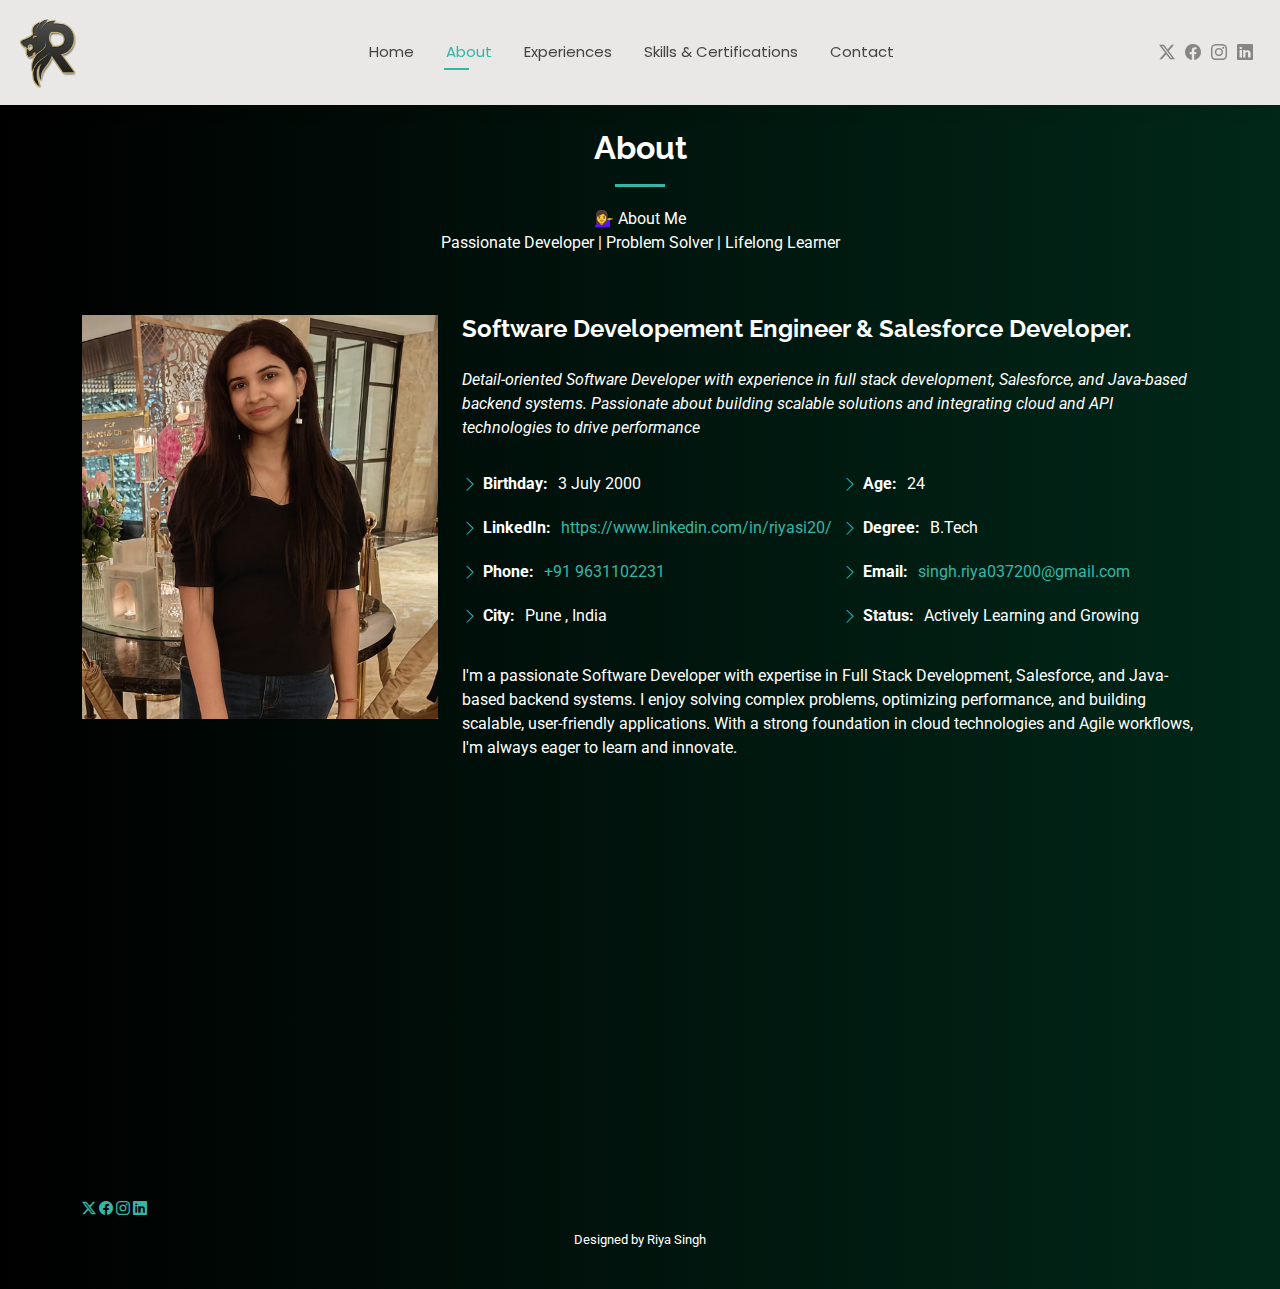
<file: about.html>
<!DOCTYPE html>
<html lang="en">

<head>
  <meta charset="utf-8">
  <meta content="width=device-width, initial-scale=1.0" name="viewport">
  <title>About - Riya Singh</title>
  <meta name="description" content="">
  <meta name="keywords" content="">

  <!-- Favicons -->
  <link href="assets/img/logo.png" rel="icon">
  <link href="assets/img/apple-touch-icon.png" rel="apple-touch-icon">

  <!-- Fonts -->
  <link href="https://fonts.googleapis.com" rel="preconnect">
  <link href="https://fonts.gstatic.com" rel="preconnect" crossorigin>
  <link href="https://fonts.googleapis.com/css2?family=Roboto:ital,wght@0,100;0,300;0,400;0,500;0,700;0,900;1,100;1,300;1,400;1,500;1,700;1,900&family=Poppins:ital,wght@0,100;0,200;0,300;0,400;0,500;0,600;0,700;0,800;0,900;1,100;1,200;1,300;1,400;1,500;1,600;1,700;1,800;1,900&family=Raleway:ital,wght@0,100;0,200;0,300;0,400;0,500;0,600;0,700;0,800;0,900;1,100;1,200;1,300;1,400;1,500;1,600;1,700;1,800;1,900&display=swap" rel="stylesheet">

  <!-- Vendor CSS Files -->
  <link href="assets/vendor/bootstrap/css/bootstrap.min.css" rel="stylesheet">
  <link href="assets/vendor/bootstrap-icons/bootstrap-icons.css" rel="stylesheet">
  <link href="assets/vendor/aos/aos.css" rel="stylesheet">
  <link href="assets/vendor/swiper/swiper-bundle.min.css" rel="stylesheet">
  <link href="assets/vendor/glightbox/css/glightbox.min.css" rel="stylesheet">

  <!-- Main CSS File -->
  <link href="assets/css/main.css" rel="stylesheet">

</head>

<body class="about-page">

  <header id="header" class="header d-flex align-items-center light-background sticky-top">
    <div class="container-fluid position-relative d-flex align-items-center justify-content-between">

      <a href="index.html" class="logo d-flex align-items-center me-auto me-xl-0">
        <img src="assets/img/logo.png" alt="Riya Singh">
      </a>

      <nav id="navmenu" class="navmenu">
        <ul>
          <li><a href="index.html">Home</a></li>
          <li><a href="about.html" class="active">About</a></li>
          <li><a href="resume.html">Experiences</a></li>
          <li><a href="services.html">Skills & Certifications</a></li>
          <li><a href="contact.html">Contact</a></li>
        </ul>
        <i class="mobile-nav-toggle d-xl-none bi bi-list"></i>
      </nav>

      <div class="header-social-links">
        <a href="https://x.com/Singh14yRiya?t=_KnEgrWXFIStjfNKf6D5Sw&s=08" class="twitter"><i class="bi bi-twitter-x"></i></a>
        <a href="https://www.facebook.com/share/1BdQgJ6U9C/" class="facebook"><i class="bi bi-facebook"></i></a>
        <a href="https://www.instagram.com/_riyaallity_/?igsh=d2V5d283aGc0NzVl#" class="instagram"><i class="bi bi-instagram"></i></a>
        <a href="https://www.linkedin.com/in/riyasi20/" class="linkedin"><i class="bi bi-linkedin"></i></a>
      </div>

    </div>
  </header>

  <main class="main">

    <!-- About Section -->
    <section id="about" class="about section">

      <!-- Section Title -->
      <div class="container section-title" data-aos="fade-up">
        <br>
        <h2>About</h2>
        <p>💁‍♀️ About Me</p>
        <p>Passionate Developer | Problem Solver | Lifelong Learner</p>
      </div><!-- End Section Title -->

      <div class="container" data-aos="fade-up" data-aos-delay="100">

        <div class="row gy-4 justify-content-center">
          <div class="col-lg-4">
            <img src="assets/img/portfolio/websitepic.png" class="img-fluid" alt="">
          </div>
          <div class="col-lg-8 content">
            <h2>Software Developement Engineer  &amp; Salesforce Developer.</h2>
            <p class="fst-italic py-3">
              Detail-oriented Software Developer with experience in full stack development, Salesforce, and Java-based backend systems. Passionate about building scalable solutions and integrating cloud and API technologies to drive performance
            </p>
            <div class="row">
              <div class="col-lg-6">
                <ul>
                  <li><i class="bi bi-chevron-right"></i> <strong>Birthday:</strong> <span>3 July 2000</span></li>
                  <li><i class="bi bi-chevron-right"></i> <strong>LinkedIn:</strong> <span><a href="https://www.linkedin.com/in/riyasi20/" target="_blank">https://www.linkedin.com/in/riyasi20/</a></span></li>

                  <li><i class="bi bi-chevron-right"></i> <strong>Phone:</strong> <span><a href="tel:+91 9631102231">+91 9631102231</a></span></li>

                  <li><i class="bi bi-chevron-right"></i> <strong>City:</strong> <span>Pune , India</span></li>
                </ul>
              </div>
              <div class="col-lg-6">
                <ul>
                  <li><i class="bi bi-chevron-right"></i> <strong>Age:</strong> <span>24</span></li>
                  <li><i class="bi bi-chevron-right"></i> <strong>Degree:</strong> <span>B.Tech</span></li>
                  <li><i class="bi bi-chevron-right"></i> <strong>Email:</strong> <span><a href="mailto:singh.riya037200@gmail.com">singh.riya037200@gmail.com</a></span></li>

                  <li><i class="bi bi-chevron-right"></i> <strong>Status:</strong> <span> Actively Learning and Growing</span></li>
                </ul>
              </div>
            </div>
            <p class="py-3">
              I'm a passionate Software Developer with expertise in Full Stack Development, Salesforce, and Java-based backend systems. I enjoy solving complex problems, optimizing performance, and building scalable, user-friendly applications. With a strong foundation in cloud technologies and Agile workflows, I'm always eager to learn and innovate.
            </p>
          </div>
        </div>

      </div>

    </section><!-- /About Section -->

    <!-- Skills Section -->
    <section id="skills" class="skills section">

      <!-- Section Title -->
      <div class="container section-title" data-aos="fade-up">
        <h2>Skills</h2>
        <p>🛠️ My Skill Set</p>
        <p>Turning Knowledge into Real-World Impact</p>
      </div><!-- End Section Title -->

      <div class="container" data-aos="fade-up" data-aos-delay="100">

        <div class="row skills-content skills-animation">

          <div class="col-lg-6">

            <div class="progress">
              <span class="skill"><span>Software Developement</span> <i class="val">90%</i></span>
              <div class="progress-bar-wrap">
                <div class="progress-bar" role="progressbar" aria-valuenow="90" aria-valuemin="0" aria-valuemax="100"></div>
              </div>
            </div><!-- End Skills Item -->

            <div class="progress">
              <span class="skill"><span>salesforce Developement</span> <i class="val">90%</i></span>
              <div class="progress-bar-wrap">
                <div class="progress-bar" role="progressbar" aria-valuenow="90" aria-valuemin="0" aria-valuemax="100"></div>
              </div>
            </div><!-- End Skills Item -->

            <div class="progress">
              <span class="skill"><span>Python</span> <i class="val">85%</i></span>
              <div class="progress-bar-wrap">
                <div class="progress-bar" role="progressbar" aria-valuenow="85" aria-valuemin="0" aria-valuemax="100"></div>
              </div>
            </div><!-- End Skills Item -->

          </div>

          <div class="col-lg-6">

            <div class="progress">
              <span class="skill"><span>Java</span> <i class="val">90%</i></span>
              <div class="progress-bar-wrap">
                <div class="progress-bar" role="progressbar" aria-valuenow="90" aria-valuemin="0" aria-valuemax="100"></div>
              </div>
            </div><!-- End Skills Item -->

            <div class="progress">
              <span class="skill"><span>RESTful API</span> <i class="val">90%</i></span>
              <div class="progress-bar-wrap">
                <div class="progress-bar" role="progressbar" aria-valuenow="90" aria-valuemin="0" aria-valuemax="100"></div>
              </div>
            </div><!-- End Skills Item -->

            <div class="progress">
              <span class="skill"><span>Full Stack Web Developement</span> <i class="val">85%</i></span>
              <div class="progress-bar-wrap">
                <div class="progress-bar" role="progressbar" aria-valuenow="85" aria-valuemin="0" aria-valuemax="100"></div>
              </div>
            </div><!-- End Skills Item -->

          </div>

        </div>

      </div>

    </section><!-- /Skills Section -->

  </main>

  <footer id="footer" class="footer light-background">

    <div class="container">
      <div class="header-social-links">
        <a href="https://x.com/Singh14yRiya?t=_KnEgrWXFIStjfNKf6D5Sw&s=08" class="twitter"><i class="bi bi-twitter-x"></i></a>
        <a href="https://www.facebook.com/share/1BdQgJ6U9C/" class="facebook"><i class="bi bi-facebook"></i></a>
        <a href="https://www.instagram.com/_riyaallity_/?igsh=d2V5d283aGc0NzVl#" class="instagram"><i class="bi bi-instagram"></i></a>
        <a href="https://www.linkedin.com/in/riyasi20/" class="linkedin"><i class="bi bi-linkedin"></i></a>
      </div>
      <div class="credits">
        Designed by Riya Singh</a>
      </div>
    </div>

  </footer>

  <!-- Scroll Top -->
  <a href="#" id="scroll-top" class="scroll-top d-flex align-items-center justify-content-center"><i class="bi bi-arrow-up-short"></i></a>

  <!-- Preloader -->
  <div id="preloader"></div>

  <!-- Vendor JS Files -->
  <script src="assets/vendor/bootstrap/js/bootstrap.bundle.min.js"></script>
  <script src="assets/vendor/php-email-form/validate.js"></script>
  <script src="assets/vendor/aos/aos.js"></script>
  <script src="assets/vendor/waypoints/noframework.waypoints.js"></script>
  <script src="assets/vendor/purecounter/purecounter_vanilla.js"></script>
  <script src="assets/vendor/swiper/swiper-bundle.min.js"></script>
  <script src="assets/vendor/glightbox/js/glightbox.min.js"></script>
  <script src="assets/vendor/imagesloaded/imagesloaded.pkgd.min.js"></script>
  <script src="assets/vendor/isotope-layout/isotope.pkgd.min.js"></script>

  <!-- Main JS File -->
  <script src="assets/js/main.js"></script>

</body>

</html>
</file>
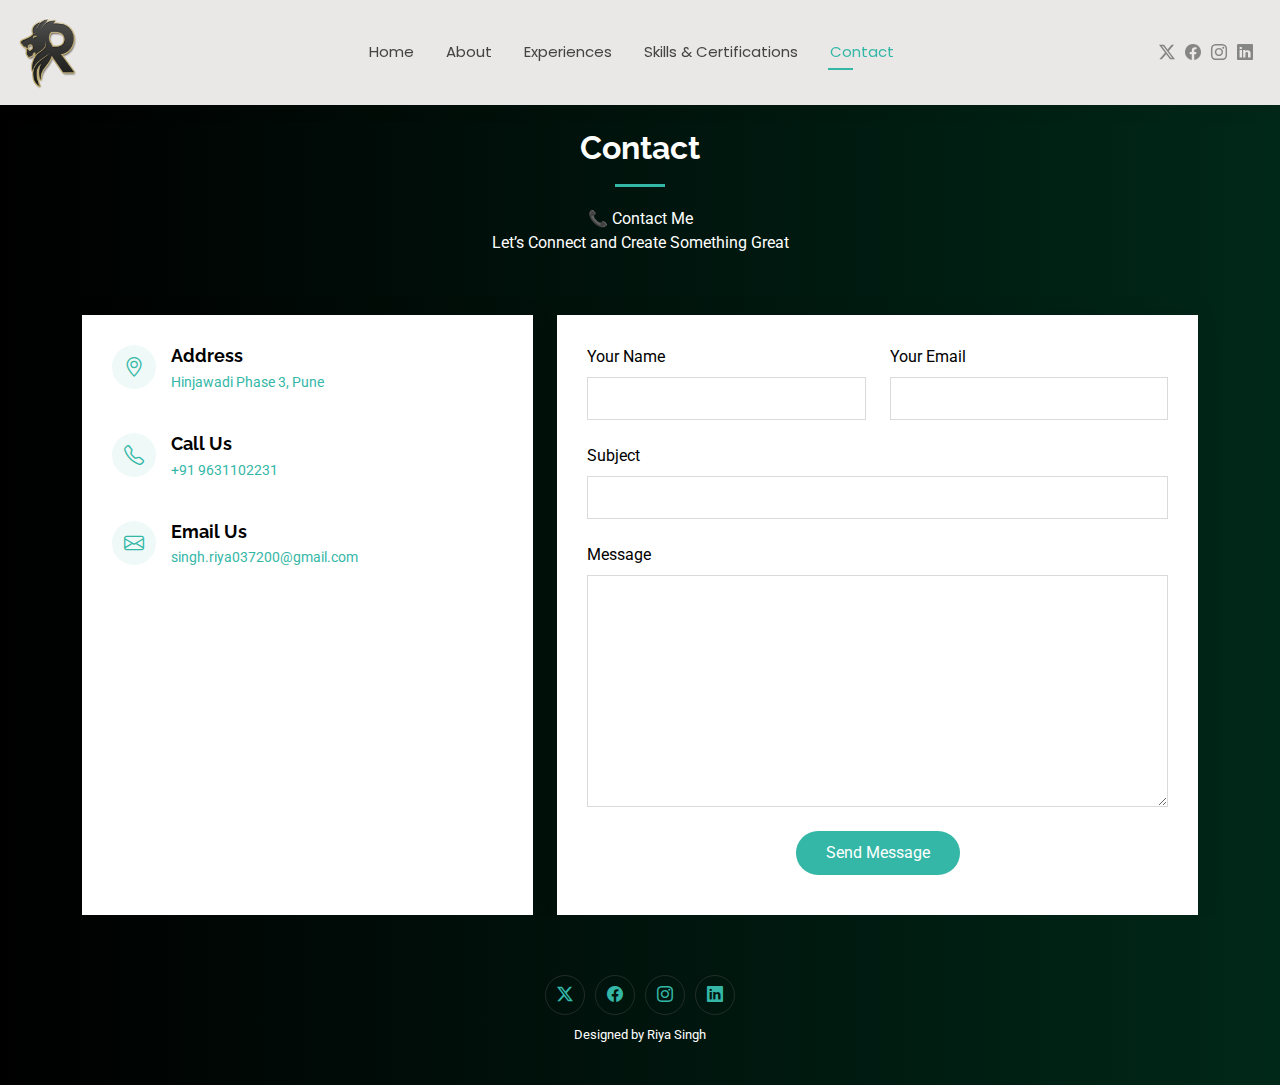
<file: contact.html>
<!DOCTYPE html>
<html lang="en">

<head>
  <meta charset="utf-8">
  <meta content="width=device-width, initial-scale=1.0" name="viewport">
  <title>Contact | Riya Singh</title>
  <meta name="description" content="">
  <meta name="keywords" content="">

  <!-- Favicons -->
  <link href="assets/img/logo.png" rel="icon">
  <link href="assets/img/apple-touch-icon.png" rel="apple-touch-icon">

  <!-- Fonts -->
  <link href="https://fonts.googleapis.com" rel="preconnect">
  <link href="https://fonts.gstatic.com" rel="preconnect" crossorigin>
  <link href="https://fonts.googleapis.com/css2?family=Roboto:ital,wght@0,100;0,300;0,400;0,500;0,700;0,900;1,100;1,300;1,400;1,500;1,700;1,900&family=Poppins:ital,wght@0,100;0,200;0,300;0,400;0,500;0,600;0,700;0,800;0,900;1,100;1,200;1,300;1,400;1,500;1,600;1,700;1,800;1,900&family=Raleway:ital,wght@0,100;0,200;0,300;0,400;0,500;0,600;0,700;0,800;0,900;1,100;1,200;1,300;1,400;1,500;1,600;1,700;1,800;1,900&display=swap" rel="stylesheet">

  <!-- Vendor CSS Files -->
  <link href="assets/vendor/bootstrap/css/bootstrap.min.css" rel="stylesheet">
  <link href="assets/vendor/bootstrap-icons/bootstrap-icons.css" rel="stylesheet">
  <link href="assets/vendor/aos/aos.css" rel="stylesheet">
  <link href="assets/vendor/swiper/swiper-bundle.min.css" rel="stylesheet">
  <link href="assets/vendor/glightbox/css/glightbox.min.css" rel="stylesheet">

  <!-- Main CSS File -->
  <link href="assets/css/main.css" rel="stylesheet">
</head>

<body class="contact-page">

  <header id="header" class="header d-flex align-items-center light-background sticky-top">
    <div class="container-fluid position-relative d-flex align-items-center justify-content-between">

      <a href="index.html" class="logo d-flex align-items-center me-auto me-xl-0">
        <img src="assets/img/logo.png" alt="">
      </a>

      <nav id="navmenu" class="navmenu">
        <ul>
          <li><a href="index.html">Home</a></li>
          <li><a href="about.html">About</a></li>
          <li><a href="resume.html">Experiences</a></li>
          <li><a href="services.html">Skills & Certifications</a></li>
          <li><a href="contact.html" class="active">Contact</a></li>
        </ul>
        <i class="mobile-nav-toggle d-xl-none bi bi-list"></i>
      </nav>

      <div class="header-social-links">
        <a href="https://x.com/Singh14yRiya?t=_KnEgrWXFIStjfNKf6D5Sw&s=08" class="twitter"><i class="bi bi-twitter-x"></i></a>
        <a href="https://www.facebook.com/share/1BdQgJ6U9C/" class="facebook"><i class="bi bi-facebook"></i></a>
        <a href="https://www.instagram.com/_riyaallity_/?igsh=d2V5d283aGc0NzVl#" class="instagram"><i class="bi bi-instagram"></i></a>
        <a href="https://www.linkedin.com/in/riyasi20/" class="linkedin"><i class="bi bi-linkedin"></i></a>
      </div>

    </div>
  </header>

  <main class="main">

    <!-- Contact Section -->
    <section id="contact" class="contact section">

      <!-- Section Title -->
      <div class="container section-title" data-aos="fade-up">
        <br>
        <h2>Contact</h2>
        <p>📞 Contact Me</p>
        <p>Let’s Connect and Create Something Great</p>
      </div><!-- End Section Title -->

      <div class="container" data-aos="fade-up" data-aos-delay="100">

        <div class="row gy-4">

          <div class="col-lg-5">

            <div class="info-wrap" style="color: black;">
              <div class="info-item d-flex" data-aos="fade-up" data-aos-delay="200">
                <i class="bi bi-geo-alt flex-shrink-0"></i>
                <div>
                  <h3 style="color: black;">Address</h3>
                  <p><a href="https://www.google.com/maps/place/Hinjawadi,+Pune,+Pimpri-Chinchwad,+Maharashtra/@18.5994761,73.6760191,13z/data=!3m1!4b1!4m6!3m5!1s0x3bc2bbc048041bef:0xd0c9eb5ac3c3dee5!8m2!3d18.5912716!4d73.738909!16s%2Fm%2F02qwznq?entry=ttu&g_ep=EgoyMDI1MDQwNi4wIKXMDSoASAFQAw%3D%3D">Hinjawadi Phase 3, Pune</a></p>
                </div>
              </div><!-- End Info Item -->

              <div class="info-item d-flex" data-aos="fade-up" data-aos-delay="300">
                <i class="bi bi-telephone flex-shrink-0"></i>
                <div>
                  <h3 style="color: black;">Call Us</h3>
                  <p><a href="tel:+919631102231">+91 9631102231</a></p>

                </div>
              </div><!-- End Info Item -->

              <div class="info-item d-flex" data-aos="fade-up" data-aos-delay="400">
                <i class="bi bi-envelope flex-shrink-0"></i>
                <div>
                  <h3 style="color: black;">Email Us</h3>
                  <p><a href="mailto:singh.riya037200@gmail.com">singh.riya037200@gmail.com</a></p>

                </div>
              </div><!-- End Info Item -->

              <iframe 
  src="https://www.google.com/maps/embed?pb=!1m18!1m12!1m3!1d3782.4930164583217!2d73.69909231489391!3d18.589173287381434!2m3!1f0!2f0!3f0!3m2!1i1024!2i768!4f13.1!3m3!1m2!1s0x3bc2bbbfb17964e3%3A0x2edbb34fc95a9ad3!2sHinjewadi%20Phase%203%2C%20Pune%2C%20Maharashtra!5e0!3m2!1sen!2sin!4v1712562760277!5m2!1sen!2sin" 
  frameborder="0" 
  style="border:0; width: 100%; height: 270px;" 
  allowfullscreen="" 
  loading="lazy" 
  referrerpolicy="no-referrer-when-downgrade">
</iframe>
            </div>
          </div>

          <div class="col-lg-7">
            <form action="forms/contact.php" method="post" class="php-email-form" data-aos="fade-up" data-aos-delay="200">
              <div class="row gy-4" style="color: black;">

                <div class="col-md-6">
                  <label for="name-field" class="pb-2">Your Name</label>
                  <input type="text" name="name" id="name-field" class="form-control" required="">
                </div>

                <div class="col-md-6">
                  <label for="email-field" class="pb-2">Your Email</label>
                  <input type="email" class="form-control" name="email" id="email-field" required="">
                </div>

                <div class="col-md-12">
                  <label for="subject-field" class="pb-2">Subject</label>
                  <input type="text" class="form-control" name="subject" id="subject-field" required="">
                </div>

                <div class="col-md-12">
                  <label for="message-field" class="pb-2">Message</label>
                  <textarea class="form-control" name="message" rows="10" id="message-field" required=""></textarea>
                </div>

                <div class="col-md-12 text-center">
                  <div class="loading">Loading</div>
                  <div class="error-message"></div>
                  <div class="sent-message">Your message has been sent. Thank you!</div>

                  <button type="submit">Send Message</button>
                </div>

              </div>
            </form>
          </div><!-- End Contact Form -->

        </div>

      </div>

    </section><!-- /Contact Section -->

  </main>

  <footer id="footer" class="footer light-background">

    <div class="container">
      <div class="social-links d-flex justify-content-center">
        <a href="https://x.com/Singh14yRiya?t=_KnEgrWXFIStjfNKf6D5Sw&s=08" class="twitter"><i class="bi bi-twitter-x"></i></a>
        <a href="https://www.facebook.com/share/1BdQgJ6U9C/" class="facebook"><i class="bi bi-facebook"></i></a>
        <a href="https://www.instagram.com/_riyaallity_/?igsh=d2V5d283aGc0NzVl#" class="instagram"><i class="bi bi-instagram"></i></a>
        <a href="https://www.linkedin.com/in/riyasi20/" class="linkedin"><i class="bi bi-linkedin"></i></a>
      </div>
      <div class="credits">
        Designed by Riya Singh
      </div>
    </div>

  </footer>

  <!-- Scroll Top -->
  <a href="#" id="scroll-top" class="scroll-top d-flex align-items-center justify-content-center"><i class="bi bi-arrow-up-short"></i></a>

  <!-- Preloader -->
  <div id="preloader"></div>

  <!-- Vendor JS Files -->
  <script src="assets/vendor/bootstrap/js/bootstrap.bundle.min.js"></script>
  <script src="assets/vendor/php-email-form/validate.js"></script>
  <script src="assets/vendor/aos/aos.js"></script>
  <script src="assets/vendor/waypoints/noframework.waypoints.js"></script>
  <script src="assets/vendor/purecounter/purecounter_vanilla.js"></script>
  <script src="assets/vendor/swiper/swiper-bundle.min.js"></script>
  <script src="assets/vendor/glightbox/js/glightbox.min.js"></script>
  <script src="assets/vendor/imagesloaded/imagesloaded.pkgd.min.js"></script>
  <script src="assets/vendor/isotope-layout/isotope.pkgd.min.js"></script>

  <!-- Main JS File -->
  <script src="assets/js/main.js"></script>

</body>

</html>
</file>
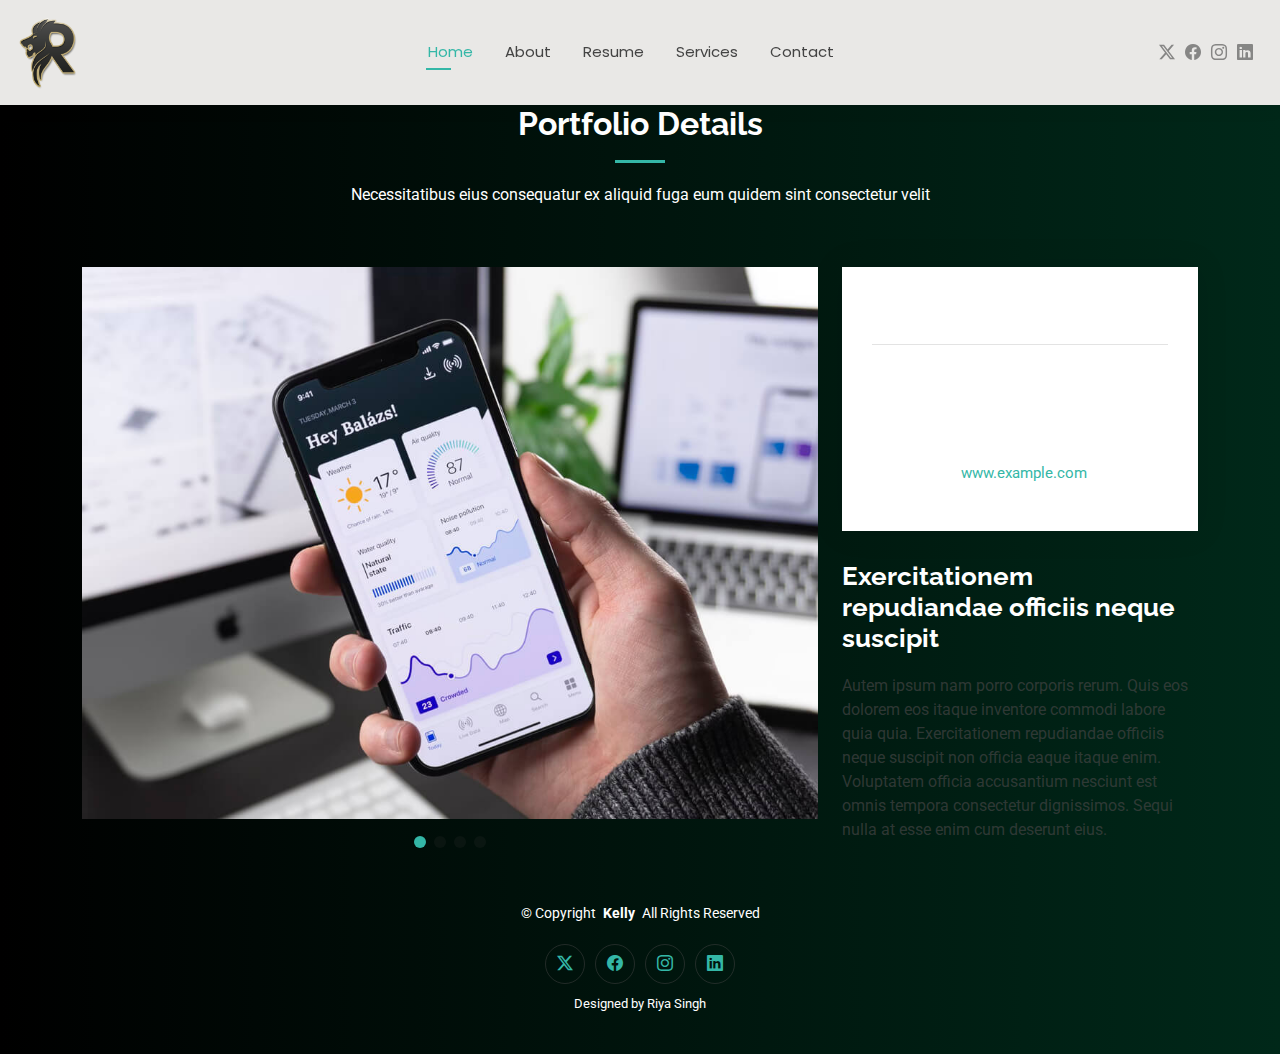
<file: portfolio-details.html>
<!DOCTYPE html>
<html lang="en">

<head>
  <meta charset="utf-8">
  <meta content="width=device-width, initial-scale=1.0" name="viewport">
  <title>Portfolio Details - Kelly Bootstrap Template</title>
  <meta name="description" content="">
  <meta name="keywords" content="">

  <!-- Favicons -->
  <link href="assets/img/logo.png" rel="icon">
  <link href="assets/img/apple-touch-icon.png" rel="apple-touch-icon">

  <!-- Fonts -->
  <link href="https://fonts.googleapis.com" rel="preconnect">
  <link href="https://fonts.gstatic.com" rel="preconnect" crossorigin>
  <link href="https://fonts.googleapis.com/css2?family=Roboto:ital,wght@0,100;0,300;0,400;0,500;0,700;0,900;1,100;1,300;1,400;1,500;1,700;1,900&family=Poppins:ital,wght@0,100;0,200;0,300;0,400;0,500;0,600;0,700;0,800;0,900;1,100;1,200;1,300;1,400;1,500;1,600;1,700;1,800;1,900&family=Raleway:ital,wght@0,100;0,200;0,300;0,400;0,500;0,600;0,700;0,800;0,900;1,100;1,200;1,300;1,400;1,500;1,600;1,700;1,800;1,900&display=swap" rel="stylesheet">

  <!-- Vendor CSS Files -->
  <link href="assets/vendor/bootstrap/css/bootstrap.min.css" rel="stylesheet">
  <link href="assets/vendor/bootstrap-icons/bootstrap-icons.css" rel="stylesheet">
  <link href="assets/vendor/aos/aos.css" rel="stylesheet">
  <link href="assets/vendor/swiper/swiper-bundle.min.css" rel="stylesheet">
  <link href="assets/vendor/glightbox/css/glightbox.min.css" rel="stylesheet">

  <!-- Main CSS File -->
  <link href="assets/css/main.css" rel="stylesheet">

  <!-- =======================================================
  * Template Name: Kelly
  * Template URL: https://bootstrapmade.com/kelly-free-bootstrap-cv-resume-html-template/
  * Updated: Aug 07 2024 with Bootstrap v5.3.3
  * Author: BootstrapMade.com
  * License: https://bootstrapmade.com/license/
  ======================================================== -->
</head>

<body class="portfolio-details-page">

  <header id="header" class="header d-flex align-items-center light-background sticky-top">
    <div class="container-fluid position-relative d-flex align-items-center justify-content-between">

      <a href="index.html" class="logo d-flex align-items-center me-auto me-xl-0">
        <img src="assets/img/logo.png" alt="Riya Singh">
      </a>

      <nav id="navmenu" class="navmenu">
        <ul>
          <li><a href="index.html" class="active">Home</a></li>
          <li><a href="about.html">About</a></li>
          <li><a href="resume.html">Resume</a></li>
          <li><a href="services.html">Services</a></li>
          <li><a href="contact.html">Contact</a></li>
        </ul>
        <i class="mobile-nav-toggle d-xl-none bi bi-list"></i>
      </nav>

      <div class="header-social-links">
        <a href="https://x.com/Singh14yRiya?t=_KnEgrWXFIStjfNKf6D5Sw&s=08" class="twitter"><i class="bi bi-twitter-x"></i></a>
        <a href="https://www.facebook.com/share/1BdQgJ6U9C/" class="facebook"><i class="bi bi-facebook"></i></a>
        <a href="https://www.instagram.com/_riyaallity_/?igsh=d2V5d283aGc0NzVl#" class="instagram"><i class="bi bi-instagram"></i></a>
        <a href="https://www.linkedin.com/in/riyasi20/" class="linkedin"><i class="bi bi-linkedin"></i></a>
      </div>

    </div>
  </header>

  <main class="main">

    <!-- Portfolio Details Section -->
    <section id="portfolio-details" class="portfolio-details section">

      <!-- Section Title -->
      <div class="container section-title" data-aos="fade-up">
        <h2>Portfolio Details</h2>
        <p>Necessitatibus eius consequatur ex aliquid fuga eum quidem sint consectetur velit</p>
      </div><!-- End Section Title -->

      <div class="container" data-aos="fade-up" data-aos-delay="100">

        <div class="row gy-4">

          <div class="col-lg-8">
            <div class="portfolio-details-slider swiper init-swiper">

              <script type="application/json" class="swiper-config">
                {
                  "loop": true,
                  "speed": 600,
                  "autoplay": {
                    "delay": 5000
                  },
                  "slidesPerView": "auto",
                  "pagination": {
                    "el": ".swiper-pagination",
                    "type": "bullets",
                    "clickable": true
                  }
                }
              </script>

              <div class="swiper-wrapper align-items-center">

                <div class="swiper-slide">
                  <img src="assets/img/portfolio/app-1.jpg" alt="">
                </div>

                <div class="swiper-slide">
                  <img src="assets/img/portfolio/product-1.jpg" alt="">
                </div>

                <div class="swiper-slide">
                  <img src="assets/img/portfolio/branding-1.jpg" alt="">
                </div>

                <div class="swiper-slide">
                  <img src="assets/img/portfolio/books-1.jpg" alt="">
                </div>

              </div>
              <div class="swiper-pagination"></div>
            </div>
          </div>

          <div class="col-lg-4">
            <div class="portfolio-info" data-aos="fade-up" data-aos-delay="200">
              <h3>Project information</h3>
              <ul>
                <li><strong>Category</strong>: Web design</li>
                <li><strong>Client</strong>: ASU Company</li>
                <li><strong>Project date</strong>: 01 March, 2020</li>
                <li><strong>Project URL</strong>: <a href="#">www.example.com</a></li>
              </ul>
            </div>
            <div class="portfolio-description" data-aos="fade-up" data-aos-delay="300">
              <h2>Exercitationem repudiandae officiis neque suscipit</h2>
              <p>
                Autem ipsum nam porro corporis rerum. Quis eos dolorem eos itaque inventore commodi labore quia quia. Exercitationem repudiandae officiis neque suscipit non officia eaque itaque enim. Voluptatem officia accusantium nesciunt est omnis tempora consectetur dignissimos. Sequi nulla at esse enim cum deserunt eius.
              </p>
            </div>
          </div>

        </div>

      </div>

    </section><!-- /Portfolio Details Section -->

  </main>

  <footer id="footer" class="footer light-background">

    <div class="container">
      <div class="copyright text-center ">
        <p>© <span>Copyright</span> <strong class="px-1 sitename">Kelly</strong> <span>All Rights Reserved<br></span></p>
      </div>
      <div class="social-links d-flex justify-content-center">
        <a href="https://x.com/Singh14yRiya?t=_KnEgrWXFIStjfNKf6D5Sw&s=08" class="twitter"><i class="bi bi-twitter-x"></i></a>
        <a href="https://www.facebook.com/share/1BdQgJ6U9C/" class="facebook"><i class="bi bi-facebook"></i></a>
        <a href="https://www.instagram.com/_riyaallity_/?igsh=d2V5d283aGc0NzVl#" class="instagram"><i class="bi bi-instagram"></i></a>
        <a href="https://www.linkedin.com/in/riyasi20/" class="linkedin"><i class="bi bi-linkedin"></i></a>
      </div>
      <div class="credits">
        Designed by Riya Singh
      </div>
    </div>

  </footer>

  <!-- Scroll Top -->
  <a href="#" id="scroll-top" class="scroll-top d-flex align-items-center justify-content-center"><i class="bi bi-arrow-up-short"></i></a>

  <!-- Preloader -->
  <div id="preloader"></div>

  <!-- Vendor JS Files -->
  <script src="assets/vendor/bootstrap/js/bootstrap.bundle.min.js"></script>
  <script src="assets/vendor/php-email-form/validate.js"></script>
  <script src="assets/vendor/aos/aos.js"></script>
  <script src="assets/vendor/waypoints/noframework.waypoints.js"></script>
  <script src="assets/vendor/purecounter/purecounter_vanilla.js"></script>
  <script src="assets/vendor/swiper/swiper-bundle.min.js"></script>
  <script src="assets/vendor/glightbox/js/glightbox.min.js"></script>
  <script src="assets/vendor/imagesloaded/imagesloaded.pkgd.min.js"></script>
  <script src="assets/vendor/isotope-layout/isotope.pkgd.min.js"></script>

  <!-- Main JS File -->
  <script src="assets/js/main.js"></script>

</body>

</html>
</file>
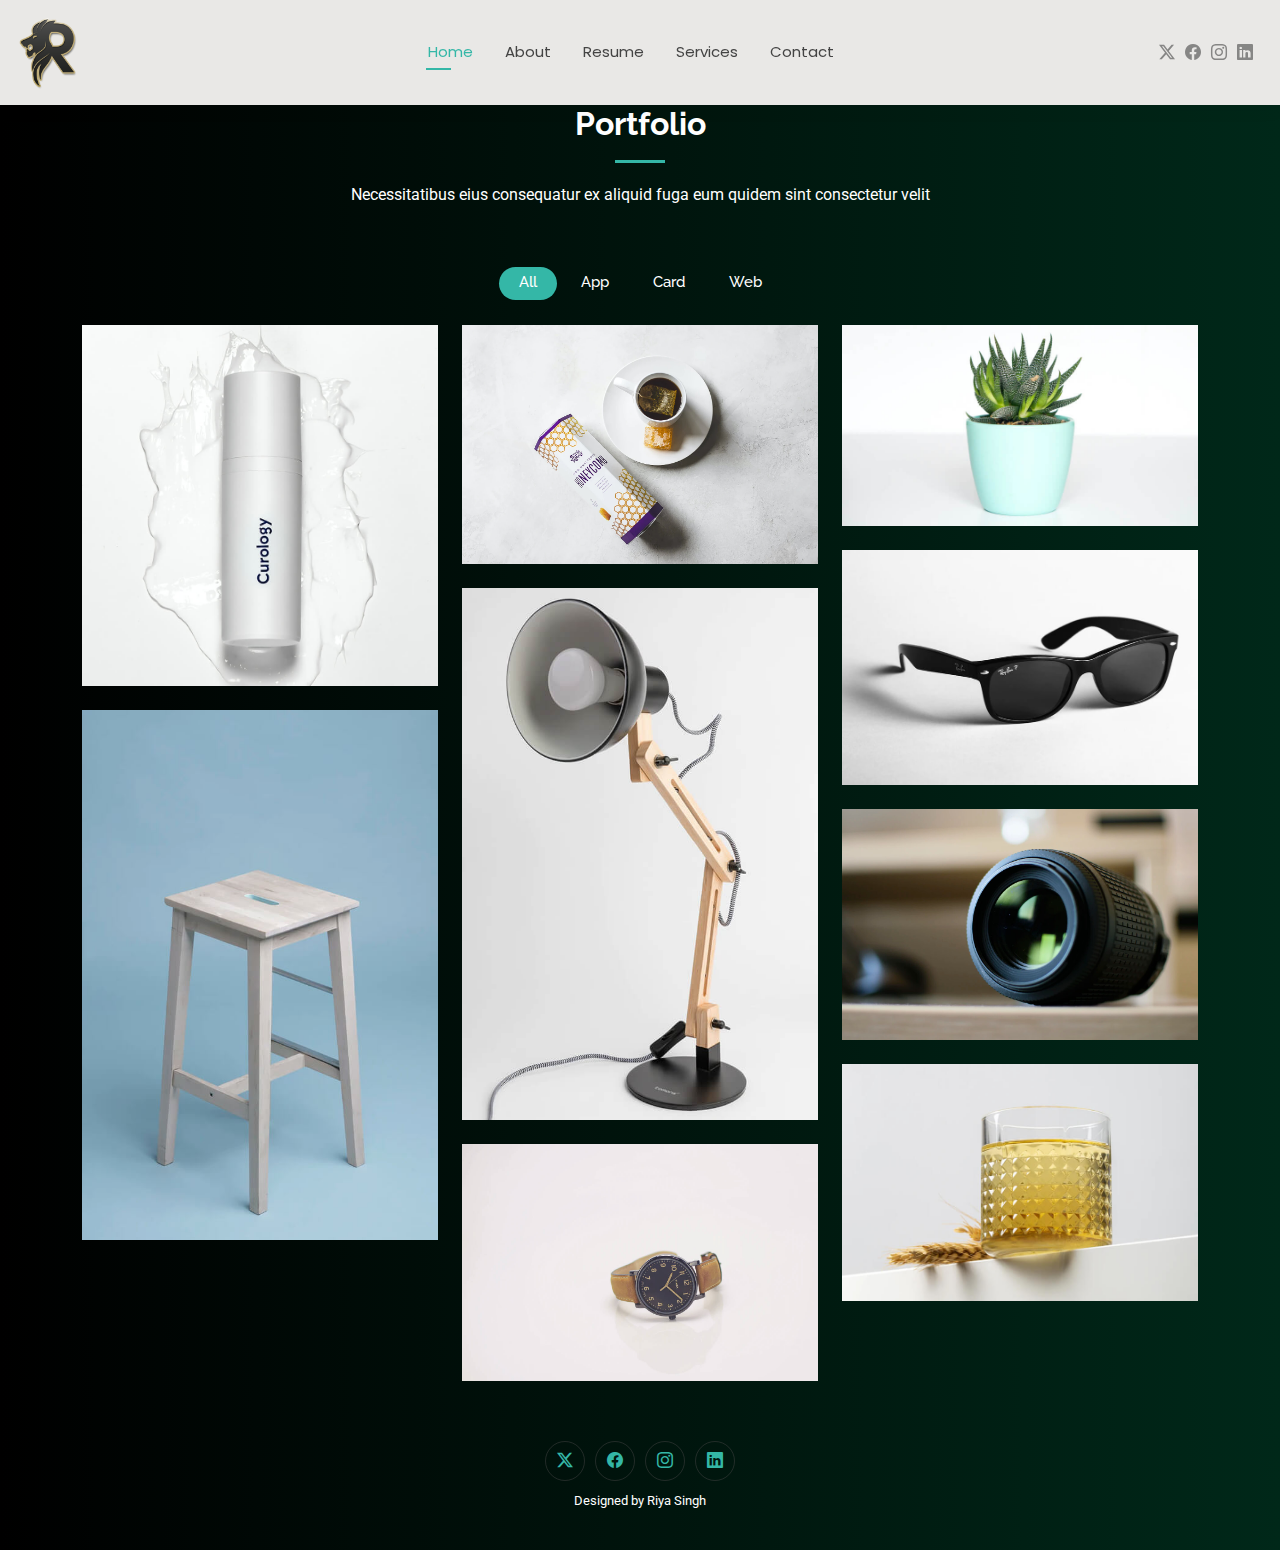
<file: portfolio.html>
<!DOCTYPE html>
<html lang="en">

<head>
  <meta charset="utf-8">
  <meta content="width=device-width, initial-scale=1.0" name="viewport">
  <title>Portfolio - Kelly Bootstrap Template</title>
  <meta name="description" content="">
  <meta name="keywords" content="">

  <!-- Favicons -->
  <link href="assets/img/logo.png" rel="icon">
  <link href="assets/img/apple-touch-icon.png" rel="apple-touch-icon">

  <!-- Fonts -->
  <link href="https://fonts.googleapis.com" rel="preconnect">
  <link href="https://fonts.gstatic.com" rel="preconnect" crossorigin>
  <link href="https://fonts.googleapis.com/css2?family=Roboto:ital,wght@0,100;0,300;0,400;0,500;0,700;0,900;1,100;1,300;1,400;1,500;1,700;1,900&family=Poppins:ital,wght@0,100;0,200;0,300;0,400;0,500;0,600;0,700;0,800;0,900;1,100;1,200;1,300;1,400;1,500;1,600;1,700;1,800;1,900&family=Raleway:ital,wght@0,100;0,200;0,300;0,400;0,500;0,600;0,700;0,800;0,900;1,100;1,200;1,300;1,400;1,500;1,600;1,700;1,800;1,900&display=swap" rel="stylesheet">

  <!-- Vendor CSS Files -->
  <link href="assets/vendor/bootstrap/css/bootstrap.min.css" rel="stylesheet">
  <link href="assets/vendor/bootstrap-icons/bootstrap-icons.css" rel="stylesheet">
  <link href="assets/vendor/aos/aos.css" rel="stylesheet">
  <link href="assets/vendor/swiper/swiper-bundle.min.css" rel="stylesheet">
  <link href="assets/vendor/glightbox/css/glightbox.min.css" rel="stylesheet">

  <!-- Main CSS File -->
  <link href="assets/css/main.css" rel="stylesheet">

</head>

<body class="portfolio-page">

  <header id="header" class="header d-flex align-items-center light-background sticky-top">
    <div class="container-fluid position-relative d-flex align-items-center justify-content-between">

      <a href="index.html" class="logo d-flex align-items-center me-auto me-xl-0">
        <img src="assets/img/logo.png" alt="Riya Singh">
      </a>

      <nav id="navmenu" class="navmenu">
        <ul>
          <li><a href="index.html" class="active">Home</a></li>
          <li><a href="about.html">About</a></li>
          <li><a href="resume.html">Resume</a></li>
          <li><a href="services.html">Services</a></li>
          <li><a href="contact.html">Contact</a></li>
        </ul>
        <i class="mobile-nav-toggle d-xl-none bi bi-list"></i>
      </nav>

      <div class="header-social-links">
        <a href="https://x.com/Singh14yRiya?t=_KnEgrWXFIStjfNKf6D5Sw&s=08" class="twitter"><i class="bi bi-twitter-x"></i></a>
        <a href="https://www.facebook.com/share/1BdQgJ6U9C/" class="facebook"><i class="bi bi-facebook"></i></a>
        <a href="https://www.instagram.com/_riyaallity_/?igsh=d2V5d283aGc0NzVl#" class="instagram"><i class="bi bi-instagram"></i></a>
        <a href="https://www.linkedin.com/in/riyasi20/" class="linkedin"><i class="bi bi-linkedin"></i></a>
      </div>

    </div>
  </header>

  <main class="main">

    <!-- Portfolio Section -->
    <section id="portfolio" class="portfolio section">

      <!-- Section Title -->
      <div class="container section-title" data-aos="fade-up">
        <h2>Portfolio</h2>
        <p>Necessitatibus eius consequatur ex aliquid fuga eum quidem sint consectetur velit</p>
      </div><!-- End Section Title -->

      <div class="container">

        <div class="isotope-layout" data-default-filter="*" data-layout="masonry" data-sort="original-order">

          <ul class="portfolio-filters isotope-filters" data-aos="fade-up" data-aos-delay="100">
            <li data-filter="*" class="filter-active">All</li>
            <li data-filter=".filter-app">App</li>
            <li data-filter=".filter-product">Card</li>
            <li data-filter=".filter-branding">Web</li>
          </ul><!-- End Portfolio Filters -->

          <div class="row gy-4 isotope-container" data-aos="fade-up" data-aos-delay="200">

            <div class="col-lg-4 col-md-6 portfolio-item isotope-item filter-app">
              <img src="assets/img/masonry-portfolio/masonry-portfolio-1.jpg" class="img-fluid" alt="">
              <div class="portfolio-info">
                <h4>App 1</h4>
                <p>Lorem ipsum, dolor sit</p>
                <a href="assets/img/masonry-portfolio/masonry-portfolio-1.jpg" title="App 1" data-gallery="portfolio-gallery-app" class="glightbox preview-link"><i class="bi bi-zoom-in"></i></a>
                <a href="portfolio-details.html" title="More Details" class="details-link"><i class="bi bi-link-45deg"></i></a>
              </div>
            </div><!-- End Portfolio Item -->

            <div class="col-lg-4 col-md-6 portfolio-item isotope-item filter-product">
              <img src="assets/img/masonry-portfolio/masonry-portfolio-2.jpg" class="img-fluid" alt="">
              <div class="portfolio-info">
                <h4>Product 1</h4>
                <p>Lorem ipsum, dolor sit</p>
                <a href="assets/img/masonry-portfolio/masonry-portfolio-2.jpg" title="Product 1" data-gallery="portfolio-gallery-product" class="glightbox preview-link"><i class="bi bi-zoom-in"></i></a>
                <a href="portfolio-details.html" title="More Details" class="details-link"><i class="bi bi-link-45deg"></i></a>
              </div>
            </div><!-- End Portfolio Item -->

            <div class="col-lg-4 col-md-6 portfolio-item isotope-item filter-branding">
              <img src="assets/img/masonry-portfolio/masonry-portfolio-3.jpg" class="img-fluid" alt="">
              <div class="portfolio-info">
                <h4>Branding 1</h4>
                <p>Lorem ipsum, dolor sit</p>
                <a href="assets/img/masonry-portfolio/masonry-portfolio-3.jpg" title="Branding 1" data-gallery="portfolio-gallery-branding" class="glightbox preview-link"><i class="bi bi-zoom-in"></i></a>
                <a href="portfolio-details.html" title="More Details" class="details-link"><i class="bi bi-link-45deg"></i></a>
              </div>
            </div><!-- End Portfolio Item -->

            <div class="col-lg-4 col-md-6 portfolio-item isotope-item filter-app">
              <img src="assets/img/masonry-portfolio/masonry-portfolio-4.jpg" class="img-fluid" alt="">
              <div class="portfolio-info">
                <h4>App 2</h4>
                <p>Lorem ipsum, dolor sit</p>
                <a href="assets/img/masonry-portfolio/masonry-portfolio-4.jpg" title="App 2" data-gallery="portfolio-gallery-app" class="glightbox preview-link"><i class="bi bi-zoom-in"></i></a>
                <a href="portfolio-details.html" title="More Details" class="details-link"><i class="bi bi-link-45deg"></i></a>
              </div>
            </div><!-- End Portfolio Item -->

            <div class="col-lg-4 col-md-6 portfolio-item isotope-item filter-product">
              <img src="assets/img/masonry-portfolio/masonry-portfolio-5.jpg" class="img-fluid" alt="">
              <div class="portfolio-info">
                <h4>Product 2</h4>
                <p>Lorem ipsum, dolor sit</p>
                <a href="assets/img/masonry-portfolio/masonry-portfolio-5.jpg" title="Product 2" data-gallery="portfolio-gallery-product" class="glightbox preview-link"><i class="bi bi-zoom-in"></i></a>
                <a href="portfolio-details.html" title="More Details" class="details-link"><i class="bi bi-link-45deg"></i></a>
              </div>
            </div><!-- End Portfolio Item -->

            <div class="col-lg-4 col-md-6 portfolio-item isotope-item filter-branding">
              <img src="assets/img/masonry-portfolio/masonry-portfolio-6.jpg" class="img-fluid" alt="">
              <div class="portfolio-info">
                <h4>Branding 2</h4>
                <p>Lorem ipsum, dolor sit</p>
                <a href="assets/img/masonry-portfolio/masonry-portfolio-6.jpg" title="Branding 2" data-gallery="portfolio-gallery-branding" class="glightbox preview-link"><i class="bi bi-zoom-in"></i></a>
                <a href="portfolio-details.html" title="More Details" class="details-link"><i class="bi bi-link-45deg"></i></a>
              </div>
            </div><!-- End Portfolio Item -->

            <div class="col-lg-4 col-md-6 portfolio-item isotope-item filter-app">
              <img src="assets/img/masonry-portfolio/masonry-portfolio-7.jpg" class="img-fluid" alt="">
              <div class="portfolio-info">
                <h4>App 3</h4>
                <p>Lorem ipsum, dolor sit</p>
                <a href="assets/img/masonry-portfolio/masonry-portfolio-7.jpg" title="App 3" data-gallery="portfolio-gallery-app" class="glightbox preview-link"><i class="bi bi-zoom-in"></i></a>
                <a href="portfolio-details.html" title="More Details" class="details-link"><i class="bi bi-link-45deg"></i></a>
              </div>
            </div><!-- End Portfolio Item -->

            <div class="col-lg-4 col-md-6 portfolio-item isotope-item filter-product">
              <img src="assets/img/masonry-portfolio/masonry-portfolio-8.jpg" class="img-fluid" alt="">
              <div class="portfolio-info">
                <h4>Product 3</h4>
                <p>Lorem ipsum, dolor sit</p>
                <a href="assets/img/masonry-portfolio/masonry-portfolio-8.jpg" title="Product 3" data-gallery="portfolio-gallery-product" class="glightbox preview-link"><i class="bi bi-zoom-in"></i></a>
                <a href="portfolio-details.html" title="More Details" class="details-link"><i class="bi bi-link-45deg"></i></a>
              </div>
            </div><!-- End Portfolio Item -->

            <div class="col-lg-4 col-md-6 portfolio-item isotope-item filter-branding">
              <img src="assets/img/masonry-portfolio/masonry-portfolio-9.jpg" class="img-fluid" alt="">
              <div class="portfolio-info">
                <h4>Branding 3</h4>
                <p>Lorem ipsum, dolor sit</p>
                <a href="assets/img/masonry-portfolio/masonry-portfolio-9.jpg" title="Branding 2" data-gallery="portfolio-gallery-branding" class="glightbox preview-link"><i class="bi bi-zoom-in"></i></a>
                <a href="portfolio-details.html" title="More Details" class="details-link"><i class="bi bi-link-45deg"></i></a>
              </div>
            </div><!-- End Portfolio Item -->

          </div><!-- End Portfolio Container -->

        </div>

      </div>

    </section><!-- /Portfolio Section -->

  </main>

  <footer id="footer" class="footer light-background">

    <div class="container">
      <div class="social-links d-flex justify-content-center">
        <a href="https://x.com/Singh14yRiya?t=_KnEgrWXFIStjfNKf6D5Sw&s=08" class="twitter"><i class="bi bi-twitter-x"></i></a>
        <a href="https://www.facebook.com/share/1BdQgJ6U9C/" class="facebook"><i class="bi bi-facebook"></i></a>
        <a href="https://www.instagram.com/_riyaallity_/?igsh=d2V5d283aGc0NzVl#" class="instagram"><i class="bi bi-instagram"></i></a>
        <a href="https://www.linkedin.com/in/riyasi20/" class="linkedin"><i class="bi bi-linkedin"></i></a>
      </div>
      <div class="credits">
        Designed by Riya Singh
      </div>
    </div>

  </footer>

  <!-- Scroll Top -->
  <a href="#" id="scroll-top" class="scroll-top d-flex align-items-center justify-content-center"><i class="bi bi-arrow-up-short"></i></a>

  <!-- Preloader -->
  <div id="preloader"></div>

  <!-- Vendor JS Files -->
  <script src="assets/vendor/bootstrap/js/bootstrap.bundle.min.js"></script>
  <script src="assets/vendor/php-email-form/validate.js"></script>
  <script src="assets/vendor/aos/aos.js"></script>
  <script src="assets/vendor/waypoints/noframework.waypoints.js"></script>
  <script src="assets/vendor/purecounter/purecounter_vanilla.js"></script>
  <script src="assets/vendor/swiper/swiper-bundle.min.js"></script>
  <script src="assets/vendor/glightbox/js/glightbox.min.js"></script>
  <script src="assets/vendor/imagesloaded/imagesloaded.pkgd.min.js"></script>
  <script src="assets/vendor/isotope-layout/isotope.pkgd.min.js"></script>

  <!-- Main JS File -->
  <script src="assets/js/main.js"></script>

</body>

</html>
</file>
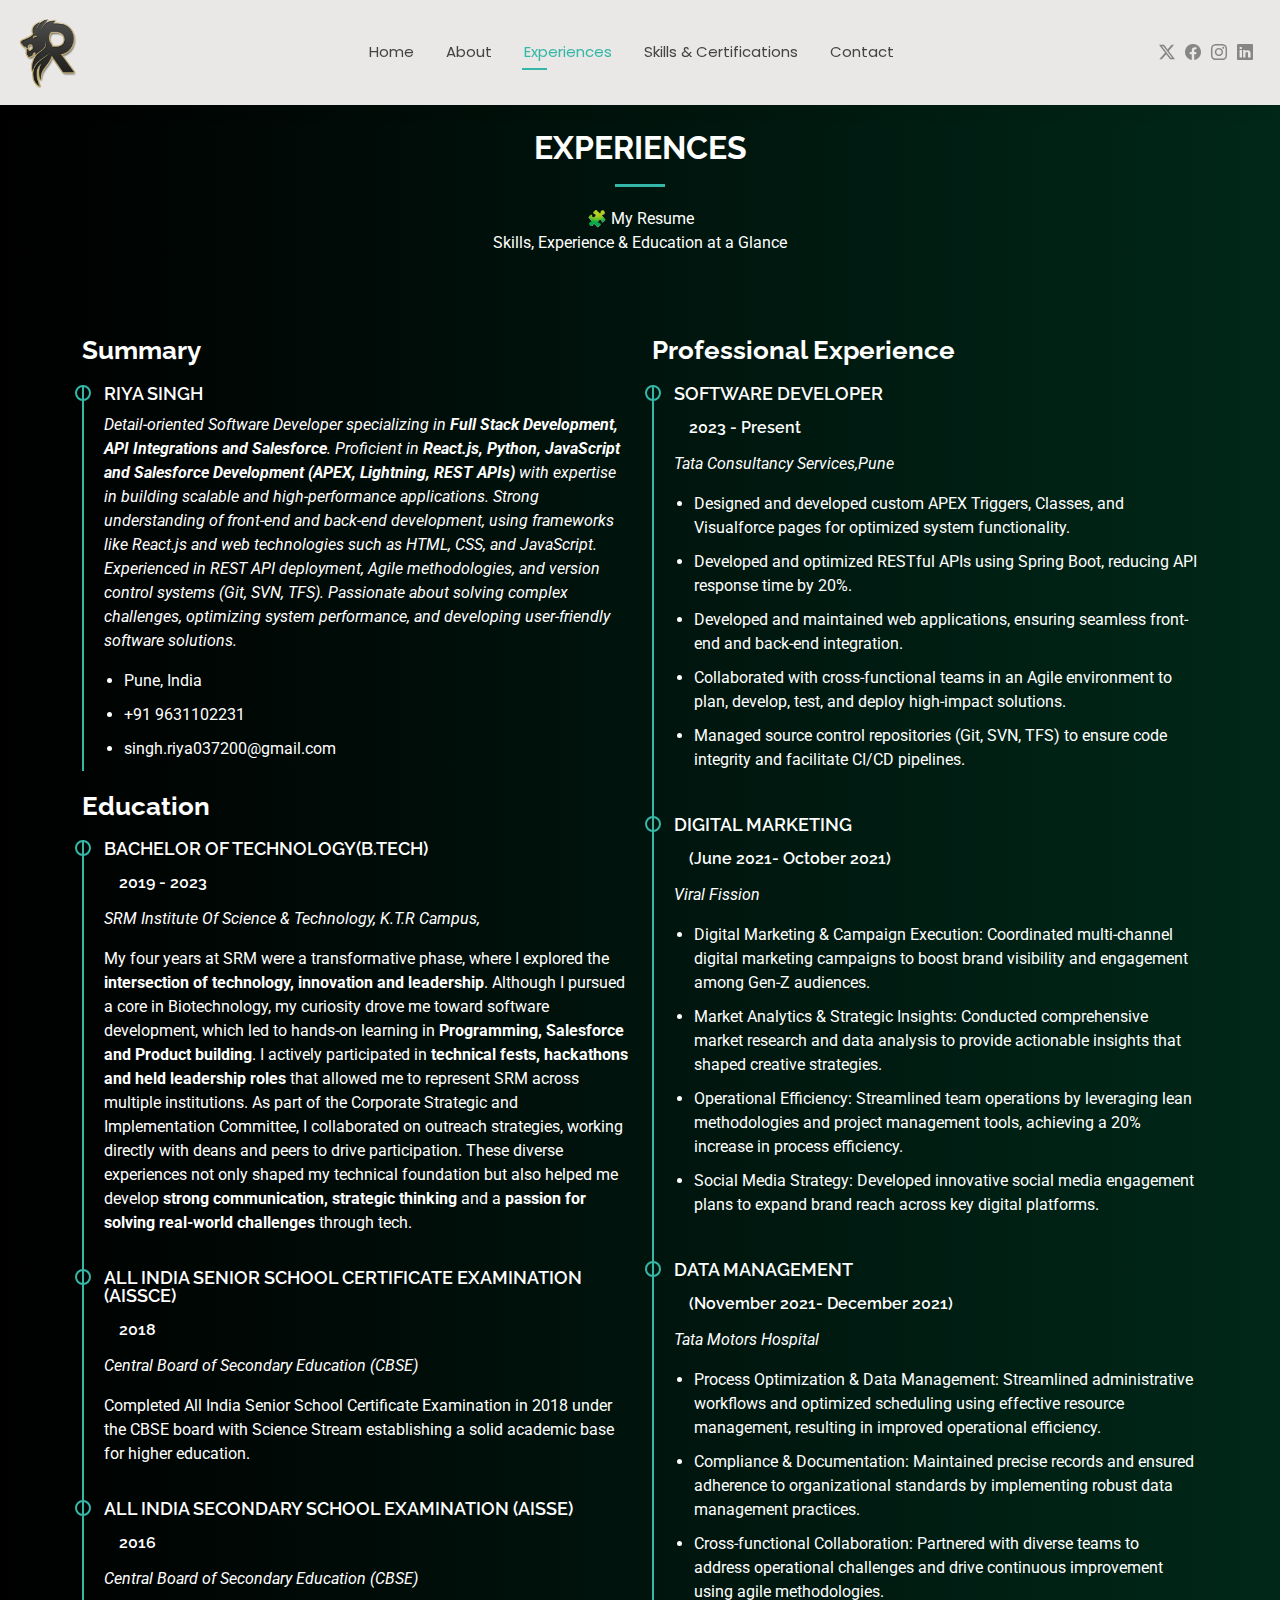
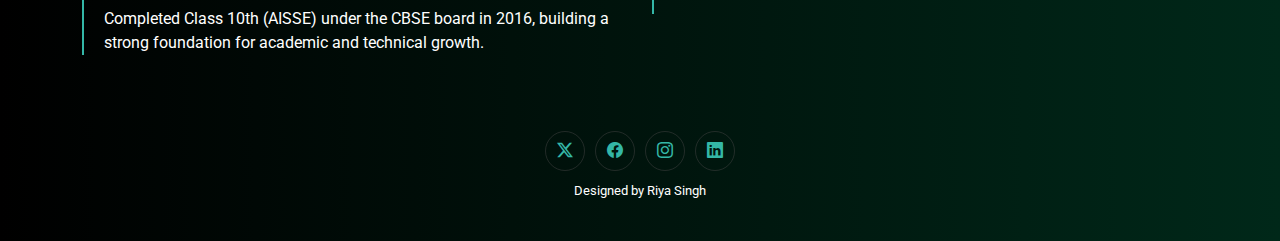
<file: resume.html>
<!DOCTYPE html>
<html lang="en">

<head>
  <meta charset="utf-8">
  <meta content="width=device-width, initial-scale=1.0" name="viewport">
  <title>Resume - Kelly Bootstrap Template</title>
  <meta name="description" content="">
  <meta name="keywords" content="">

  <!-- Favicons -->
  <link href="assets/img/logo.png" rel="icon">
  <link href="assets/img/apple-touch-icon.png" rel="apple-touch-icon">

  <!-- Fonts -->
  <link href="https://fonts.googleapis.com" rel="preconnect">
  <link href="https://fonts.gstatic.com" rel="preconnect" crossorigin>
  <link href="https://fonts.googleapis.com/css2?family=Roboto:ital,wght@0,100;0,300;0,400;0,500;0,700;0,900;1,100;1,300;1,400;1,500;1,700;1,900&family=Poppins:ital,wght@0,100;0,200;0,300;0,400;0,500;0,600;0,700;0,800;0,900;1,100;1,200;1,300;1,400;1,500;1,600;1,700;1,800;1,900&family=Raleway:ital,wght@0,100;0,200;0,300;0,400;0,500;0,600;0,700;0,800;0,900;1,100;1,200;1,300;1,400;1,500;1,600;1,700;1,800;1,900&display=swap" rel="stylesheet">

  <!-- Vendor CSS Files -->
  <link href="assets/vendor/bootstrap/css/bootstrap.min.css" rel="stylesheet">
  <link href="assets/vendor/bootstrap-icons/bootstrap-icons.css" rel="stylesheet">
  <link href="assets/vendor/aos/aos.css" rel="stylesheet">
  <link href="assets/vendor/swiper/swiper-bundle.min.css" rel="stylesheet">
  <link href="assets/vendor/glightbox/css/glightbox.min.css" rel="stylesheet">

  <!-- Main CSS File -->
  <link href="assets/css/main.css" rel="stylesheet">

</head>

<body class="resume-page">

  <header id="header" class="header d-flex align-items-center light-background sticky-top">
    <div class="container-fluid position-relative d-flex align-items-center justify-content-between">

      <a href="index.html" class="logo d-flex align-items-center me-auto me-xl-0">
        <img src="assets/img/logo.png" alt="">
      </a>

      <nav id="navmenu" class="navmenu">
        <ul>
          <li><a href="index.html">Home</a></li>
          <li><a href="about.html">About</a></li>
          <li><a href="resume.html" class="active">Experiences</a></li>
          <li><a href="services.html">Skills & Certifications</a></li>
          <li><a href="contact.html">Contact</a></li>
        </ul>
        <i class="mobile-nav-toggle d-xl-none bi bi-list"></i>
      </nav>

      <div class="header-social-links">
        <a href="https://x.com/Singh14yRiya?t=_KnEgrWXFIStjfNKf6D5Sw&s=08" class="twitter"><i class="bi bi-twitter-x"></i></a>
        <a href="https://www.facebook.com/share/1BdQgJ6U9C/" class="facebook"><i class="bi bi-facebook"></i></a>
        <a href="https://www.instagram.com/_riyaallity_/?igsh=d2V5d283aGc0NzVl#" class="instagram"><i class="bi bi-instagram"></i></a>
        <a href="https://www.linkedin.com/in/riyasi20/" class="linkedin"><i class="bi bi-linkedin"></i></a>
      </div>

    </div>
  </header>

  <main class="main">

    <!-- Resume Section -->
    <section id="resume" class="resume section">

      <!-- Section Title -->
      <div class="container section-title" data-aos="fade-up">
        <br>
        <h2>EXPERIENCES</h2>
        <p>🧩 My Resume</p>
        <p>Skills, Experience & Education at a Glance</p>
      </div><!-- End Section Title -->

      <div class="container">

        <div class="row">

          <div class="col-lg-6" data-aos="fade-up" data-aos-delay="100">
            <h3 class="resume-title">Summary</h3>

            <div class="resume-item pb-0">
              <h4>Riya Singh</h4>
              <p><em>Detail-oriented Software Developer specializing in <b>Full Stack Development, API Integrations and Salesforce</b>. Proficient
                in <b>React.js, Python, JavaScript and Salesforce Development (APEX, Lightning, REST APIs)</b> with expertise in building scalable and
                high-performance applications. Strong understanding of front-end and back-end development, using frameworks like
                React.js and web technologies such as HTML, CSS, and JavaScript. Experienced in REST API deployment, Agile methodologies,
                and version control systems (Git, SVN, TFS). Passionate about solving complex challenges, optimizing system performance,
                and developing user-friendly software solutions.</em></p>
              <ul>
                <li>Pune, India</li>
                <li>+91 9631102231</li>
                <li>singh.riya037200@gmail.com</li>
              </ul>
            </div><!-- Edn Resume Item -->

            <h3 class="resume-title">Education</h3>
            <div class="resume-item">
              <h4>Bachelor of Technology(B.Tech) </h4>
              <h5>2019 - 2023</h5>
              <p><em>SRM Institute Of Science & Technology, K.T.R Campus,</em></p>
              <p>My four years at SRM were a transformative phase, where I explored the <b>intersection of technology, innovation and leadership</b>. Although I pursued a core in Biotechnology, my curiosity drove me toward software development, which led to hands-on learning in <b>Programming, Salesforce and Product building</b>. I actively participated in <b>technical fests, hackathons and held leadership roles</b> that allowed me to represent SRM across multiple institutions. As part of the Corporate Strategic and Implementation Committee, I collaborated on outreach strategies, working directly with deans and peers to drive participation. These diverse experiences not only shaped my technical foundation but also helped me develop <b>strong communication, strategic thinking</b> and a <b>passion for solving real-world challenges</b> through tech.</p>
            </div><!-- Edn Resume Item -->
            <div class="resume-item">
              <h4>All India Senior School Certificate Examination (AISSCE)</h4>
              <h5>2018</h5>
              <p><em>Central Board of Secondary Education (CBSE)</em></p>
              <p>Completed All India Senior School Certificate Examination in 2018 under the CBSE board with Science Stream  establishing a solid academic base for higher education.</p>
            </div><!-- Edn Resume Item -->
            <div class="resume-item">
              <h4>All India Secondary School Examination (AISSE)</h4>
              <h5>2016</h5>
              <p><em>Central Board of Secondary Education (CBSE)</em></p>
              <p>Completed Class 10th (AISSE) under the CBSE board in 2016, building a strong foundation for academic and technical growth.</p>
            </div><!-- Edn Resume Item -->

            

          </div>

          <div class="col-lg-6" data-aos="fade-up" data-aos-delay="200">
            <h3 class="resume-title">Professional Experience</h3>
            <div class="resume-item">
              <h4>SOFTWARE DEVELOPER</h4>
              <h5>2023 - Present</h5>
              <p><em>Tata Consultancy Services,Pune</em></p>
              <ul>
                <li>Designed and developed custom APEX Triggers, Classes, and Visualforce pages for optimized system functionality.</li>
                <li>Developed and optimized RESTful APIs using Spring Boot, reducing API response time by 20%. </li>
                <li>Developed and maintained web applications, ensuring seamless front-end and back-end integration.</li>
                <li>Collaborated with cross-functional teams in an Agile environment to plan, develop, test, and deploy high-impact
                  solutions.</li>
                <li>Managed source control repositories (Git, SVN, TFS) to ensure code integrity and facilitate CI/CD pipelines.</li>
              </ul>
            </div><!-- Edn Resume Item -->

            <div class="resume-item">
              <h4>Digital Marketing</h4>
              <h5>(June 2021- October 2021)</h5>
              <p><em>Viral Fission</em></p>
              <ul>
                <li>Digital Marketing & Campaign Execution: Coordinated multi-channel digital marketing campaigns to boost brand visibility
                  and engagement among Gen-Z audiences.</li>
                <li>Market Analytics & Strategic Insights: Conducted comprehensive market research and data analysis to provide actionable
                  insights that shaped creative strategies.</li>
                <li>Operational Efficiency: Streamlined team operations by leveraging lean methodologies and project management tools,
                  achieving a 20% increase in process efficiency.</li>
                <li>Social Media Strategy: Developed innovative social media engagement plans to expand brand reach across key digital
                  platforms.
                  </li>
              </ul>
            </div><!-- Edn Resume Item -->
            <div class="resume-item">
              <h4> Data Management</h4>
              <h5> (November 2021- December 2021)
              </h5>
              <p><em>Tata Motors Hospital </em></p>
              <ul>
                <li>Process Optimization & Data Management: Streamlined administrative workflows and optimized scheduling using
                  effective resource management, resulting in improved operational efficiency.</li>
                <li>Compliance & Documentation: Maintained precise records and ensured adherence to organizational standards by
                  implementing robust data management practices.</li>
                <li>Cross-functional Collaboration: Partnered with diverse teams to address operational challenges and drive continuous
                  improvement using agile methodologies.
                  </li>
                
              </ul>
            </div><!-- Edn Resume Item -->

          </div>

        </div>

      </div>

    </section><!-- /Resume Section -->

  </main>

  <footer id="footer" class="footer light-background">

    <div class="container">
      <div class="social-links d-flex justify-content-center">
        <a href="https://x.com/Singh14yRiya?t=_KnEgrWXFIStjfNKf6D5Sw&s=08" class="twitter"><i class="bi bi-twitter-x"></i></a>
        <a href="https://www.facebook.com/share/1BdQgJ6U9C/" class="facebook"><i class="bi bi-facebook"></i></a>
        <a href="https://www.instagram.com/_riyaallity_/?igsh=d2V5d283aGc0NzVl#" class="instagram"><i class="bi bi-instagram"></i></a>
        <a href="https://www.linkedin.com/in/riyasi20/" class="linkedin"><i class="bi bi-linkedin"></i></a>
      </div>
      <div class="credits">
        Designed by Riya Singh
      </div>
    </div>

  </footer>

  <!-- Scroll Top -->
  <a href="#" id="scroll-top" class="scroll-top d-flex align-items-center justify-content-center"><i class="bi bi-arrow-up-short"></i></a>

  <!-- Preloader -->
  <div id="preloader"></div>

  <!-- Vendor JS Files -->
  <script src="assets/vendor/bootstrap/js/bootstrap.bundle.min.js"></script>
  <script src="assets/vendor/php-email-form/validate.js"></script>
  <script src="assets/vendor/aos/aos.js"></script>
  <script src="assets/vendor/waypoints/noframework.waypoints.js"></script>
  <script src="assets/vendor/purecounter/purecounter_vanilla.js"></script>
  <script src="assets/vendor/swiper/swiper-bundle.min.js"></script>
  <script src="assets/vendor/glightbox/js/glightbox.min.js"></script>
  <script src="assets/vendor/imagesloaded/imagesloaded.pkgd.min.js"></script>
  <script src="assets/vendor/isotope-layout/isotope.pkgd.min.js"></script>

  <!-- Main JS File -->
  <script src="assets/js/main.js"></script>

</body>

</html>
</file>
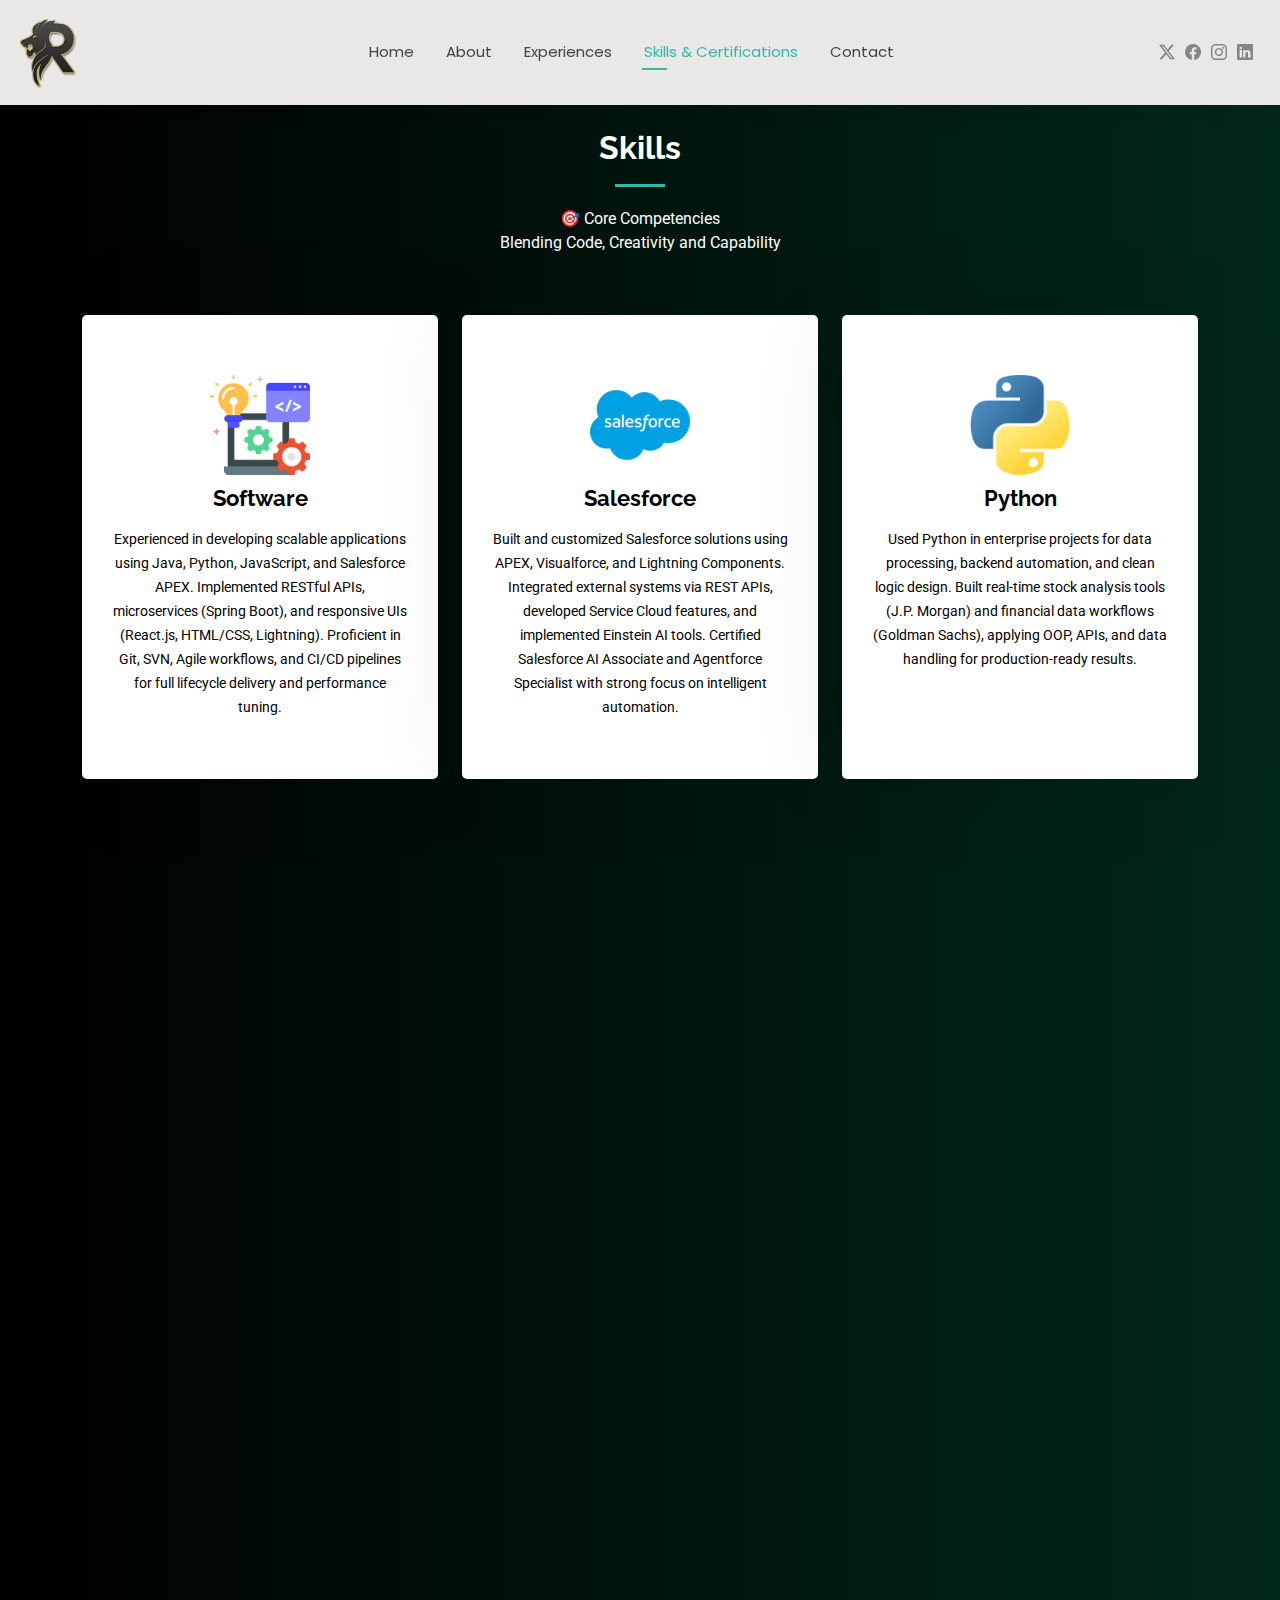
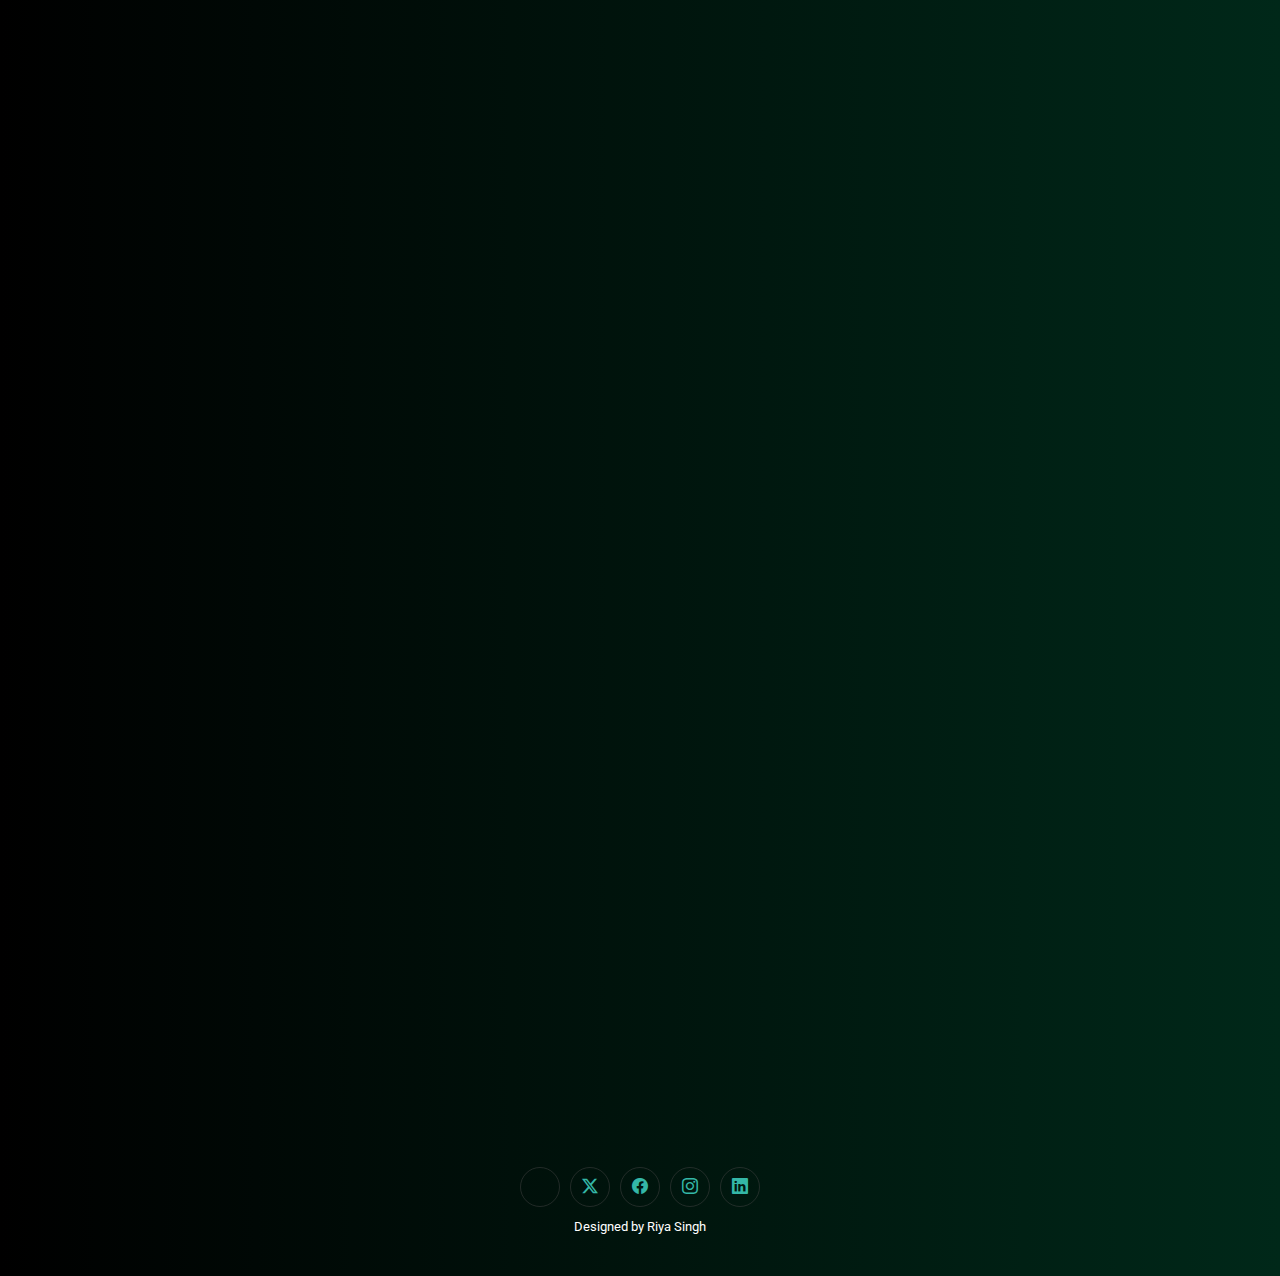
<file: services.html>
<!DOCTYPE html>
<html lang="en">

<head>
  <meta charset="utf-8">
  <meta content="width=device-width, initial-scale=1.0" name="viewport">
  <title>Skills | Certifications</title>
  <meta name="description" content="">
  <meta name="keywords" content="">

  <!-- Favicons -->
  <link href="assets/img/logo.png" rel="icon">
  <link href="assets/img/apple-touch-icon.png" rel="apple-touch-icon">

  <!-- Fonts -->
  <link href="https://fonts.googleapis.com" rel="preconnect">
  <link href="https://fonts.gstatic.com" rel="preconnect" crossorigin>
  <link href="https://fonts.googleapis.com/css2?family=Roboto:ital,wght@0,100;0,300;0,400;0,500;0,700;0,900;1,100;1,300;1,400;1,500;1,700;1,900&family=Poppins:ital,wght@0,100;0,200;0,300;0,400;0,500;0,600;0,700;0,800;0,900;1,100;1,200;1,300;1,400;1,500;1,600;1,700;1,800;1,900&family=Raleway:ital,wght@0,100;0,200;0,300;0,400;0,500;0,600;0,700;0,800;0,900;1,100;1,200;1,300;1,400;1,500;1,600;1,700;1,800;1,900&display=swap" rel="stylesheet">

  <!-- Vendor CSS Files -->
  <link href="assets/vendor/bootstrap/css/bootstrap.min.css" rel="stylesheet">
  <link href="assets/vendor/bootstrap-icons/bootstrap-icons.css" rel="stylesheet">
  <link href="assets/vendor/aos/aos.css" rel="stylesheet">
  <link href="assets/vendor/swiper/swiper-bundle.min.css" rel="stylesheet">
  <link href="assets/vendor/glightbox/css/glightbox.min.css" rel="stylesheet">

  <!-- Main CSS File -->
  <link href="assets/css/main.css" rel="stylesheet">
  <link href="assets/css/button.css" rel="stylesheet">

</head>

<body class="services-page">

  <header id="header" class="header d-flex align-items-center light-background sticky-top">
    <div class="container-fluid position-relative d-flex align-items-center justify-content-between">

      <a href="index.html" class="logo d-flex align-items-center me-auto me-xl-0">
        <img src="assets/img/logo.png" alt="">
      </a>

      <nav id="navmenu" class="navmenu">
        <ul>
          <li><a href="index.html" >Home</a></li>
          <li><a href="about.html">About</a></li>
          <li><a href="resume.html">Experiences</a></li>
          <li><a href="services.html" class="active">Skills & Certifications</a></li>
          <li><a href="contact.html">Contact</a></li>
        </ul>
        <i class="mobile-nav-toggle d-xl-none bi bi-list"></i>
      </nav>

      <div class="header-social-links">
        <a href="https://x.com/Singh14yRiya?t=_KnEgrWXFIStjfNKf6D5Sw&s=08" class="twitter"><i class="bi bi-twitter-x"></i></a>
        <a href="https://www.facebook.com/share/1BdQgJ6U9C/" class="facebook"><i class="bi bi-facebook"></i></a>
        <a href="https://www.instagram.com/_riyaallity_/?igsh=d2V5d283aGc0NzVl#" class="instagram"><i class="bi bi-instagram"></i></a>
        <a href="https://www.linkedin.com/in/riyasi20/" class="linkedin"><i class="bi bi-linkedin"></i></a>
      </div>

    </div>
  </header>

  <main class="main">

    <!-- Services and Certifications Section -->
    <section id="services" class="services section">

      <!-- Section Title -->
      <div class="container section-title" data-aos="fade-up">
        <br>
        <h2>Skills</h2>
        <p>🎯 Core Competencies</p>
        <p>Blending Code, Creativity and Capability</p>
      </div><!-- End Section Title -->

      <div class="container">

        <div class="row gy-4">

          <div class="col-lg-4 col-md-6 col-sm-12" data-aos="fade-up" data-aos-delay="100">
            <div class="service-item item-cyan position-relative">
              <div class="icon">
                <img src="assets/img/skills/software.png" alt="" width="100" height="100" viewBox="0 0 600 600">
              </div>
                <h3>Software</h3>
              </a>
              <p>Experienced in developing scalable applications using Java, Python, JavaScript, and Salesforce APEX. Implemented RESTful APIs, microservices (Spring Boot), and responsive UIs (React.js, HTML/CSS, Lightning). Proficient in Git, SVN, Agile workflows, and CI/CD pipelines for full lifecycle delivery and performance tuning.</p>
            </div>
          </div><!-- End Service Item -->

          <div class="col-lg-4 col-md-6 col-sm-12" data-aos="fade-up" data-aos-delay="200">
            <div class="service-item item-orange position-relative">
              <div class="icon">
                <img src="assets/img/skills/salesforce.png" alt="" width="100" height="100" viewBox="0 0 600 600">
              </div>
                <h3>Salesforce</h3>
              </a>
              <p>Built and customized Salesforce solutions using APEX, Visualforce, and Lightning Components. Integrated external systems via REST APIs, developed Service Cloud features, and implemented Einstein AI tools. Certified Salesforce AI Associate and Agentforce Specialist with strong focus on intelligent automation.</p>
            </div>
          </div><!-- End Service Item -->

          <div class="col-lg-4 col-md-6 col-sm-12" data-aos="fade-up" data-aos-delay="300">
            <div class="service-item item-teal position-relative">
              <div class="icon">
                <img src="assets/img/skills/python.png" alt="" width="100" height="100" viewBox="0 0 600 600">
              </div>
                <h3>Python</h3>
              </a>
              <p>Used Python in enterprise projects for data processing, backend automation, and clean logic design. Built real-time stock analysis tools (J.P. Morgan) and financial data workflows (Goldman Sachs), applying OOP, APIs, and data handling for production-ready results.</p>
            </div>
          </div><!-- End Service Item -->

          <div class="col-lg-4 col-md-6 col-sm-12" data-aos="fade-up" data-aos-delay="400">
            <div class="service-item item-red position-relative">
              <div class="icon">
                <img src="assets/img/skills/java.png" alt="" width="100" height="100" viewBox="0 0 600 600">
              </div>
                <h3>Java</h3>
              </a>
              <p>Developed backend systems using Java and Spring Boot with a focus on performance and scalability. Designed RESTful APIs, implemented microservices, and used OOP principles to structure robust backend logic. Optimized system latency and maintained enterprise-grade code quality.</p>
              <a href="#" class="stretched-link"></a>
            </div>
          </div><!-- End Service Item -->

          <div class="col-lg-4 col-md-6 col-sm-12" data-aos="fade-up" data-aos-delay="500">
            <div class="service-item item-indigo position-relative">
              <div class="icon">
                <img src="assets/img/skills/api.png" alt="" width="100" height="100" viewBox="0 0 600 600">
              </div>
                <h3>REST API</h3>
              </a>
              <p>Hands-on experience in designing and consuming RESTful APIs to integrate Salesforce with external platforms. Focused on secure endpoints, JSON parsing, and scalable service design. Enabled automated workflows and real-time data flow between systems at TCS.</p>
              <a href="#" class="stretched-link"></a>
            </div>
          </div><!-- End Service Item -->

          <div class="col-lg-4 col-md-6 col-sm-12" data-aos="fade-up" data-aos-delay="600">
            <div class="service-item item-pink position-relative">
              <div class="icon">
                <img src="assets/img/skills/fullstack.png" alt="" width="100" height="100" viewBox="0 0 600 600">
              </div>
                <h3>Full Stack Web Dev</h3>
              </a>
              <p>Delivered full-stack solutions using HTML, CSS, JavaScript (frontend) and APEX, REST APIs (backend). Built responsive interfaces, managed backend logic, and ensured smooth integration across layers using Lightning and cloud-hosted services.</p>
              <a href="#" class="stretched-link"></a>
            </div>
          </div><!-- End Service Item -->

        </div>

      </div>
      <br>
      <!-- Section Title -->
      <div class="container section-title" data-aos="fade-up">
        <br>
        <h2>Certifications</h2>
        <p>📜 Certified Credentials</p>
        <p>Milestones of Learning, Growth & Achievement</p>
      </div><!-- End Section Title -->

      <div class="container">

        <div class="row gy-4">

          <div class="col-lg-4 col-md-6 col-sm-12" data-aos="fade-up" data-aos-delay="100">
            <div class="service-item item-cyan position-relative">
              <div class="icon">
                <img src="assets/img/skills/salesforce.png" alt="" width="100" height="100" viewBox="0 0 600 600">
              </div>
                <h3>Salesforce Certified AI Associate</h3>
              </a>
              <p>Certified in foundational AI concepts within the Salesforce ecosystem. Proficient in leveraging Salesforce Einstein, predictive analytics, and intelligent automation to enhance CRM performance and deliver AI-powered customer experiences.</p>
              <!-- Button Start -->
              <div class="button-wrapper">
                <a href=https://drive.google.com/file/d/1B6shlrQjekRg8ZWVyQ100BiAQ60mQBNZ/view?usp=sharing>

                <button class="animated-btn">
                    <span>View Certificate</span>
                </button>
              </a>
              </div>
              <!-- Button Ends -->
            </div>
          </div><!-- End Service Item -->

          <div class="col-lg-4 col-md-6 col-sm-12" data-aos="fade-up" data-aos-delay="200">
            <div class="service-item item-orange position-relative">
              <div class="icon">
                <img src="assets/img/skills/salesforce.png" alt="" width="100" height="100" viewBox="0 0 600 600">
              </div>
                <h3>Salesforce Agentforce Specialist Certification</h3>
              </a>
              <p>Skilled in configuring Salesforce Service Cloud tools, including AI-driven virtual agents, automated workflows, and smart case routing. Focused on improving agent productivity and streamlining support operations using Salesforce's intelligent service capabilities.</p>
            <!-- Button Start -->
            <div class="button-wrapper">
              <a href=https://drive.google.com/file/d/1D1Khv30WsZQa9eLC-DtUbyB7GGdUhWQX/view?usp=sharing>

              <button class="animated-btn">
                  <span>View Certificate</span>
              </button>
            </a>
            </div>
            <!-- Button Ends -->
            </div>
            
          </div><!-- End Service Item -->

          <div class="col-lg-4 col-md-6 col-sm-12" data-aos="fade-up" data-aos-delay="300">
            <div class="service-item item-teal position-relative">
              <div class="icon">
                <img src="assets/img/skills/aws.png" alt="" width="100" height="100" viewBox="0 0 600 600">
              </div>
                <h3>AWS Certified Cloud Practitioner</h3>
              </a>
              <p>Validated knowledge of AWS cloud services, including EC2, S3, and Lambda. Experienced in designing secure, cost-efficient, and scalable cloud architectures. Strong grasp of cloud principles, security models, and deployment strategies.</p>
              <!-- Button Start -->
              <div class="button-wrapper">
                <a href=https://drive.google.com/file/d/1O1V67WTIcmHG8fdD__Of7Jo9vMd-ErYy/view?usp=sharing>

                  <button class="animated-btn">
                      <span>View Certificate</span>
                  </button>
                </a>
              </div>
              <!-- Button Ends -->
            </div>
          </div><!-- End Service Item -->

          <div class="col-lg-4 col-md-6 col-sm-12" data-aos="fade-up" data-aos-delay="400">
            <div class="service-item item-red position-relative">
              <div class="icon">
                <img src="assets/img/skills/goldmansachs.png" alt="" width="100" height="100" viewBox="0 0 600 600">
              </div>
                <h3>Goldman Sachs FinTech Engineering Virtual Experience
                  Program</h3>
              </a>
              <p>Hands-on experience with financial APIs, data pipelines, and backend architecture. Simulated real-world fintech tasks focused on building scalable, secure systems. Gained insights into financial engineering workflows and tech-driven innovation.</p>
              <!-- Button Start -->
              <div class="button-wrapper">
                <a href=https://drive.google.com/file/d/1NBkCSm3Xv1v_MNOXqLN_LqAg_2d3oe3x/view?usp=sharing>

                  <button class="animated-btn">
                      <span>View Certificate</span>
                  </button>
                </a>
              </div>
              <!-- Button Ends -->
            </div>
          </div><!-- End Service Item -->

          <div class="col-lg-4 col-md-6 col-sm-12" data-aos="fade-up" data-aos-delay="500">
            <div class="service-item item-indigo position-relative">
              <div class="icon">
                <img src="assets/img/skills/jpmorgan.png" alt="" width="auto" height="100" viewBox="0 0 600 600">
              </div>
                <h3>J.P. Morgan Software Engineering Virtual Experience</h3>
              </a>
              <p>Built Python-based tools to process financial data feeds, enhanced UIs, and collaborated using Git and industry tooling. Strengthened skills in full-stack development and financial platform engineering in an enterprise environment.</p>
              <!-- Button Start -->
              <div class="button-wrapper">
                <a href=https://forage-uploads-prod.s3.amazonaws.com/completion-certificates/J.P.%20Morgan/R5iK7HMxJGBgaSbvk_J.P.%20Morgan_DhT8xdzXGbm2x32cB_1667143456280_completion_certificate.pdf>

                  <button class="animated-btn">
                      <span>View Certificate</span>
                  </button>
                </a>
              </div>
              <!-- Button Ends -->
            </div>
          </div><!-- End Service Item -->

          <div class="col-lg-4 col-md-6 col-sm-12" data-aos="fade-up" data-aos-delay="600">
            <div class="service-item item-pink position-relative">
              <div class="icon">
                <img src="assets/img/skills/google.png" alt="" width="auto" height="100" viewBox="0 0 600 600">
              </div>
              <a href="#" class="stretched-link">
                <h3>Google- Foundations: Data, Data, Everywhere</h3>
              </a>
              <p>Introduced to data lifecycle, structured vs. unstructured data, SQL basics, and analytical thinking. Gained a strong foundation in data storytelling and visualization to support data-informed decision-making.</p>
              <!-- Button Start -->
              <div class="button-wrapper">
                <a href=https://www.coursera.org/account/accomplishments/certificate/5FP6WWKWEFHY>

                  <button class="animated-btn">
                      <span>View Certificate</span>
                  </button>
              </div>
              <!-- Button Ends -->
            </div>
          </div><!-- End Service Item -->



        </div>

      </div>
      <br>
      

      </div>

      

    </section><!-- /Services Section -->

  </main>

  <footer id="footer" class="footer light-background">

    <div class="container">
      <div class="social-links d-flex justify-content-center">
        <a href="https://x.com/Singh14yRiya?t=_KnEgrWXFIStjfNKf6D5Sw&s=08" class="twitter"><i class="bi bi-twitter-x"></i></a>
        <a href="https://www.facebook.com/share/1BdQgJ6U9C/" class="facebook"><i class="bi bi-facebook"></i></a>
        <a href="https://www.instagram.com/_riyaallity_/?igsh=d2V5d283aGc0NzVl#" class="instagram"><i class="bi bi-instagram"></i></a>
        <a href="https://www.linkedin.com/in/riyasi20/" class="linkedin"><i class="bi bi-linkedin"></i></a>
      </div>
      <div class="credits">
        Designed by Riya Singh
      </div>
    </div>

  </footer>

  <!-- Scroll Top -->
  <a href="#" id="scroll-top" class="scroll-top d-flex align-items-center justify-content-center"><i class="bi bi-arrow-up-short"></i></a>

  <!-- Preloader -->
  <div id="preloader"></div>

  <!-- Vendor JS Files -->
  <script src="assets/vendor/bootstrap/js/bootstrap.bundle.min.js"></script>
  <script src="assets/vendor/php-email-form/validate.js"></script>
  <script src="assets/vendor/aos/aos.js"></script>
  <script src="assets/vendor/waypoints/noframework.waypoints.js"></script>
  <script src="assets/vendor/purecounter/purecounter_vanilla.js"></script>
  <script src="assets/vendor/swiper/swiper-bundle.min.js"></script>
  <script src="assets/vendor/glightbox/js/glightbox.min.js"></script>
  <script src="assets/vendor/imagesloaded/imagesloaded.pkgd.min.js"></script>
  <script src="assets/vendor/isotope-layout/isotope.pkgd.min.js"></script>

  <!-- Main JS File -->
  <script src="assets/js/main.js"></script>

</body>

</html>
</file>
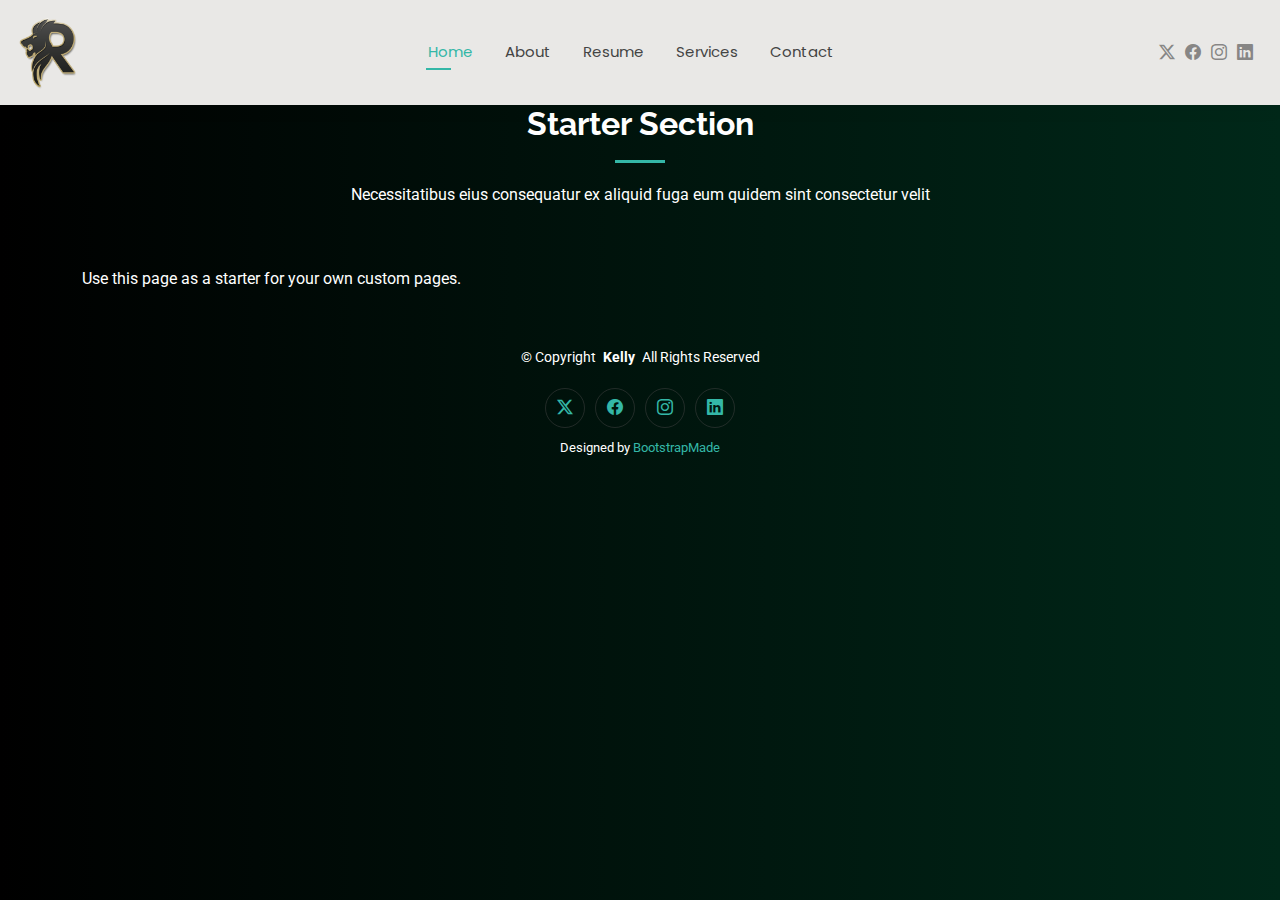
<file: starter-page.html>
<!DOCTYPE html>
<html lang="en">

<head>
  <meta charset="utf-8">
  <meta content="width=device-width, initial-scale=1.0" name="viewport">
  <title>Starter Page - Kelly Bootstrap Template</title>
  <meta name="description" content="">
  <meta name="keywords" content="">

  <!-- Favicons -->
  <link href="assets/img/logo.png" rel="icon">
  <link href="assets/img/apple-touch-icon.png" rel="apple-touch-icon">

  <!-- Fonts -->
  <link href="https://fonts.googleapis.com" rel="preconnect">
  <link href="https://fonts.gstatic.com" rel="preconnect" crossorigin>
  <link href="https://fonts.googleapis.com/css2?family=Roboto:ital,wght@0,100;0,300;0,400;0,500;0,700;0,900;1,100;1,300;1,400;1,500;1,700;1,900&family=Poppins:ital,wght@0,100;0,200;0,300;0,400;0,500;0,600;0,700;0,800;0,900;1,100;1,200;1,300;1,400;1,500;1,600;1,700;1,800;1,900&family=Raleway:ital,wght@0,100;0,200;0,300;0,400;0,500;0,600;0,700;0,800;0,900;1,100;1,200;1,300;1,400;1,500;1,600;1,700;1,800;1,900&display=swap" rel="stylesheet">

  <!-- Vendor CSS Files -->
  <link href="assets/vendor/bootstrap/css/bootstrap.min.css" rel="stylesheet">
  <link href="assets/vendor/bootstrap-icons/bootstrap-icons.css" rel="stylesheet">
  <link href="assets/vendor/aos/aos.css" rel="stylesheet">
  <link href="assets/vendor/swiper/swiper-bundle.min.css" rel="stylesheet">
  <link href="assets/vendor/glightbox/css/glightbox.min.css" rel="stylesheet">

  <!-- Main CSS File -->
  <link href="assets/css/main.css" rel="stylesheet">

</head>

<body class="starter-page-page">

  <header id="header" class="header d-flex align-items-center light-background sticky-top">
    <div class="container-fluid position-relative d-flex align-items-center justify-content-between">

      <a href="index.html" class="logo d-flex align-items-center me-auto me-xl-0">
        <!-- Uncomment the line below if you also wish to use an image logo -->
        <!-- <img src="assets/img/logo.png" alt=""> -->
        <img src="assets/img/logo.png" alt="">
      </a>

      <nav id="navmenu" class="navmenu">
        <ul>
          <li><a href="index.html" class="active">Home</a></li>
          <li><a href="about.html">About</a></li>
          <li><a href="resume.html">Resume</a></li>
          <li><a href="services.html">Services</a></li>
          <li><a href="contact.html">Contact</a></li>
        </ul>
        <i class="mobile-nav-toggle d-xl-none bi bi-list"></i>
      </nav>

      <div class="header-social-links">
        <a href="#" class="twitter"><i class="bi bi-twitter-x"></i></a>
        <a href="#" class="facebook"><i class="bi bi-facebook"></i></a>
        <a href="#" class="instagram"><i class="bi bi-instagram"></i></a>
        <a href="#" class="linkedin"><i class="bi bi-linkedin"></i></a>
      </div>

    </div>
  </header>

  <main class="main">

    <!-- Starter Section Section -->
    <section id="starter-section" class="starter-section section">

      <!-- Section Title -->
      <div class="container section-title" data-aos="fade-up">
        <h2>Starter Section</h2>
        <p>Necessitatibus eius consequatur ex aliquid fuga eum quidem sint consectetur velit</p>
      </div><!-- End Section Title -->

      <div class="container" data-aos="fade-up">
        <p>Use this page as a starter for your own custom pages.</p>
      </div>

    </section><!-- /Starter Section Section -->

  </main>

  <footer id="footer" class="footer light-background">

    <div class="container">
      <div class="copyright text-center ">
        <p>© <span>Copyright</span> <strong class="px-1 sitename">Kelly</strong> <span>All Rights Reserved<br></span></p>
      </div>
      <div class="social-links d-flex justify-content-center">
        <a href=""><i class="bi bi-twitter-x"></i></a>
        <a href=""><i class="bi bi-facebook"></i></a>
        <a href=""><i class="bi bi-instagram"></i></a>
        <a href=""><i class="bi bi-linkedin"></i></a>
      </div>
      <div class="credits">
        <!-- All the links in the footer should remain intact. -->
        <!-- You can delete the links only if you've purchased the pro version. -->
        <!-- Licensing information: https://bootstrapmade.com/license/ -->
        <!-- Purchase the pro version with working PHP/AJAX contact form: [buy-url] -->
        Designed by <a href="https://bootstrapmade.com/">BootstrapMade</a>
      </div>
    </div>

  </footer>

  <!-- Scroll Top -->
  <a href="#" id="scroll-top" class="scroll-top d-flex align-items-center justify-content-center"><i class="bi bi-arrow-up-short"></i></a>

  <!-- Preloader -->
  <div id="preloader"></div>

  <!-- Vendor JS Files -->
  <script src="assets/vendor/bootstrap/js/bootstrap.bundle.min.js"></script>
  <script src="assets/vendor/php-email-form/validate.js"></script>
  <script src="assets/vendor/aos/aos.js"></script>
  <script src="assets/vendor/waypoints/noframework.waypoints.js"></script>
  <script src="assets/vendor/purecounter/purecounter_vanilla.js"></script>
  <script src="assets/vendor/swiper/swiper-bundle.min.js"></script>
  <script src="assets/vendor/glightbox/js/glightbox.min.js"></script>
  <script src="assets/vendor/imagesloaded/imagesloaded.pkgd.min.js"></script>
  <script src="assets/vendor/isotope-layout/isotope.pkgd.min.js"></script>

  <!-- Main JS File -->
  <script src="assets/js/main.js"></script>

</body>

</html>
</file>
<file: assets/css/main.css>
/**
* Template Name: Kelly
* Template URL: https://bootstrapmade.com/kelly-free-bootstrap-cv-resume-html-template/
* Updated: Aug 07 2024 with Bootstrap v5.3.3
* Author: BootstrapMade.com
* License: https://bootstrapmade.com/license/
*/

/*--------------------------------------------------------------
# Font & Color Variables
# Help: https://bootstrapmade.com/color-system/
--------------------------------------------------------------*/
/* Fonts */
:root {
  --default-font: "Roboto",  system-ui, -apple-system, "Segoe UI", Roboto, "Helvetica Neue", Arial, "Noto Sans", "Liberation Sans", sans-serif, "Apple Color Emoji", "Segoe UI Emoji", "Segoe UI Symbol", "Noto Color Emoji";
  --heading-font: "Raleway",  sans-serif;
  --nav-font: "Poppins",  sans-serif;
}

/* Global Colors - The following color variables are used throughout the website. Updating them here will change the color scheme of the entire website */
:root { 
  --background-image: linear-gradient(to right, rgb(255, 94, 58), rgb(255, 42, 104));  --default-color: #444444; /* Default color used for the majority of the text content across the entire website */
  --heading-color: #222222; /* Color for headings, subheadings and title throughout the website */
  --accent-color: #34b7a7; /* Accent color that represents your brand on the website. It's used for buttons, links, and other elements that need to stand out */
  --surface-color: #ffffff; /* The surface color is used as a background of boxed elements within sections, such as cards, icon boxes, or other elements that require a visual separation from the global background. */
  --contrast-color: #ffffff; /* Contrast color for text, ensuring readability against backgrounds of accent, heading, or default colors. */
}

/* Nav Menu Colors - The following color variables are used specifically for the navigation menu. They are separate from the global colors to allow for more customization options */
:root {
  --nav-color: #444444;  /* The default color of the main navmenu links */
  --nav-hover-color: #34b7a7; /* Applied to main navmenu links when they are hovered over or active */
  --nav-mobile-background-color: #ffffff; /* Used as the background color for mobile navigation menu */
  --nav-dropdown-background-color: #ffffff; /* Used as the background color for dropdown items that appear when hovering over primary navigation items */
  --nav-dropdown-color: #444444; /* Used for navigation links of the dropdown items in the navigation menu. */
  --nav-dropdown-hover-color: #34b7a7; /* Similar to --nav-hover-color, this color is applied to dropdown navigation links when they are hovered over. */
}

/* Color Presets - These classes override global colors when applied to any section or element, providing reuse of the sam color scheme. */

.light-background {
  --background-color: #e9e8e6;
  --surface-color: #ffffff;
}

.dark-background {
  --background-color: #060606;
  --default-color: #ffffff;
  --heading-color: #ffffff;
  --surface-color: #252525;
  --contrast-color: #ffffff;
}

/* Smooth scroll */
:root {
  scroll-behavior: smooth;
}

/*--------------------------------------------------------------
# General Styling & Shared Classes
--------------------------------------------------------------*/
body {
  background-image: linear-gradient(to right, rgb(0, 0, 0), rgb(0, 40, 25));
  font-family: var(--default-font);
  color: white;
}

.frontvideo{
  display: block;
  margin-left: auto;
  margin-right: auto;
  width: 100%;
  height: auto;
  border-bottom: 5px solid #f2b90a;
}

a {
  color: var(--accent-color);
  text-decoration: none;
  transition: 0.3s;
}

a:hover {
  color: color-mix(in srgb, var(--accent-color), transparent 25%);
  text-decoration: none;
}

h1,
h2,
h3,
h4,
h5,
h6 {
  color: white;
  font-family: var(--heading-font);
}

/* PHP Email Form Messages
------------------------------*/
.php-email-form .error-message {
  display: none;
  background: #df1529;
  color: #ffffff;
  text-align: left;
  padding: 15px;
  margin-bottom: 24px;
  font-weight: 600;
}

.php-email-form .sent-message {
  display: none;
  color: #ffffff;
  background: #059652;
  text-align: center;
  padding: 15px;
  margin-bottom: 24px;
  font-weight: 600;
}

.php-email-form .loading {
  display: none;
  background: var(--surface-color);
  text-align: center;
  padding: 15px;
  margin-bottom: 24px;
}

.php-email-form .loading:before {
  content: "";
  display: inline-block;
  border-radius: 50%;
  width: 24px;
  height: 24px;
  margin: 0 10px -6px 0;
  border: 3px solid var(--accent-color);
  border-top-color: var(--surface-color);
  animation: php-email-form-loading 1s linear infinite;
}

@keyframes php-email-form-loading {
  0% {
    transform: rotate(0deg);
  }

  100% {
    transform: rotate(360deg);
  }
}

/*--------------------------------------------------------------
# Global Header
--------------------------------------------------------------*/
.header {
  color: var(--default-color);
  background-color: var(--background-color);
  padding: 15px 0;
  transition: all 0.5s;
  z-index: 997;
  box-shadow: 0px 0 18px rgba(0, 0, 0, 0.1);
}

.header .logo {
  line-height: 1;
}

.header .logo img {
  max-height: 75px;
  margin-right: 8px;
}

.header .logo h1 {
  font-size: 32px;
  margin: 0;
  font-weight: 300;
  text-transform: uppercase;
  color: var(--heading-color);
}

.header .header-social-links {
  padding-right: 15px;
}

.header .header-social-links a {
  color: color-mix(in srgb, var(--default-color), transparent 40%);
  padding-left: 6px;
  display: inline-block;
  transition: 0.3s;
  font-size: 16px;
}

.header .header-social-links a:hover {
  color: var(--accent-color);
}

.header .header-social-links a i {
  line-height: 0px;
}

@media (max-width: 1200px) {
  .header .logo {
    order: 1;
  }

  .header .header-social-links {
    order: 2;
  }

  .header .navmenu {
    order: 3;
  }
}

/*--------------------------------------------------------------
# Navigation Menu
--------------------------------------------------------------*/
/* Desktop Navigation */
@media (min-width: 1200px) {
  .navmenu {
    padding: 0;
  }

  .navmenu ul {
    margin: 0;
    padding: 0;
    display: flex;
    list-style: none;
    align-items: center;
  }

  .navmenu li {
    position: relative;
  }

  .navmenu>ul>li {
    white-space: nowrap;
    padding: 15px 14px;
  }

  .navmenu>ul>li:last-child {
    padding-right: 0;
  }

  .navmenu a,
  .navmenu a:focus {
    color: var(--nav-color);
    font-size: 15px;
    padding: 0 2px;
    font-family: var(--nav-font);
    font-weight: 400;
    display: flex;
    align-items: center;
    justify-content: space-between;
    white-space: nowrap;
    transition: 0.3s;
    position: relative;
  }

  .navmenu a i,
  .navmenu a:focus i {
    font-size: 12px;
    line-height: 0;
    margin-left: 5px;
    transition: 0.3s;
  }

  .navmenu>ul>li>a:before {
    content: "";
    position: absolute;
    height: 2px;
    bottom: -6px;
    left: 0;
    background-color: var(--nav-hover-color);
    visibility: hidden;
    width: 0px;
    transition: all 0.3s ease-in-out 0s;
  }

  .navmenu a:hover:before,
  .navmenu li:hover>a:before,
  .navmenu .active:before {
    visibility: visible;
    width: 25px;
  }

  .navmenu li:hover>a,
  .navmenu .active,
  .navmenu .active:focus {
    color: var(--nav-hover-color);
  }

  .navmenu .dropdown ul {
    margin: 0;
    padding: 10px 0;
    background: var(--nav-dropdown-background-color);
    display: block;
    position: absolute;
    visibility: hidden;
    left: 14px;
    top: 130%;
    opacity: 0;
    transition: 0.3s;
    border-radius: 4px;
    z-index: 99;
    box-shadow: 0px 0px 30px rgba(0, 0, 0, 0.1);
  }

  .navmenu .dropdown ul li {
    min-width: 200px;
  }

  .navmenu .dropdown ul a {
    padding: 10px 20px;
    font-size: 15px;
    text-transform: none;
    color: var(--nav-dropdown-color);
  }

  .navmenu .dropdown ul a i {
    font-size: 12px;
  }

  .navmenu .dropdown ul a:hover,
  .navmenu .dropdown ul .active:hover,
  .navmenu .dropdown ul li:hover>a {
    color: var(--nav-dropdown-hover-color);
  }

  .navmenu .dropdown:hover>ul {
    opacity: 1;
    top: 100%;
    visibility: visible;
  }

  .navmenu .dropdown .dropdown ul {
    top: 0;
    left: -90%;
    visibility: hidden;
  }

  .navmenu .dropdown .dropdown:hover>ul {
    opacity: 1;
    top: 0;
    left: -100%;
    visibility: visible;
  }
}

/* Mobile Navigation */
@media (max-width: 1199px) {
  .mobile-nav-toggle {
    color: var(--nav-color);
    font-size: 28px;
    line-height: 0;
    margin-right: 10px;
    cursor: pointer;
    transition: color 0.3s;
  }

  .navmenu {
    padding: 0;
    z-index: 9997;
  }

  .navmenu ul {
    display: none;
    list-style: none;
    position: absolute;
    inset: 60px 20px 20px 20px;
    padding: 10px 0;
    margin: 0;
    border-radius: 6px;
    background-color: var(--nav-mobile-background-color);
    border: 1px solid color-mix(in srgb, var(--default-color), transparent 90%);
    box-shadow: none;
    overflow-y: auto;
    transition: 0.3s;
    z-index: 9998;
  }

  .navmenu a,
  .navmenu a:focus {
    color: var(--nav-dropdown-color);
    padding: 10px 20px;
    font-family: var(--nav-font);
    font-size: 17px;
    font-weight: 500;
    display: flex;
    align-items: center;
    justify-content: space-between;
    white-space: nowrap;
    transition: 0.3s;
  }

  .navmenu a i,
  .navmenu a:focus i {
    font-size: 12px;
    line-height: 0;
    margin-left: 5px;
    width: 30px;
    height: 30px;
    display: flex;
    align-items: center;
    justify-content: center;
    border-radius: 50%;
    transition: 0.3s;
    background-color: color-mix(in srgb, var(--accent-color), transparent 90%);
  }

  .navmenu a i:hover,
  .navmenu a:focus i:hover {
    background-color: var(--accent-color);
    color: var(--contrast-color);
  }

  .navmenu a:hover,
  .navmenu .active,
  .navmenu .active:focus {
    color: var(--nav-dropdown-hover-color);
  }

  .navmenu .active i,
  .navmenu .active:focus i {
    background-color: var(--accent-color);
    color: var(--contrast-color);
    transform: rotate(180deg);
  }

  .navmenu .dropdown ul {
    position: static;
    display: none;
    z-index: 99;
    padding: 10px 0;
    margin: 10px 20px;
    background-color: var(--nav-dropdown-background-color);
    transition: all 0.5s ease-in-out;
  }

  .navmenu .dropdown ul ul {
    background-color: rgba(33, 37, 41, 0.1);
  }

  .navmenu .dropdown>.dropdown-active {
    display: block;
    background-color: rgba(33, 37, 41, 0.03);
  }

  .mobile-nav-active {
    overflow: hidden;
  }

  .mobile-nav-active .mobile-nav-toggle {
    color: #fff;
    position: absolute;
    font-size: 32px;
    top: 15px;
    right: 15px;
    margin-right: 0;
    z-index: 9999;
  }

  .mobile-nav-active .navmenu {
    position: fixed;
    overflow: hidden;
    inset: 0;
    background: rgba(33, 37, 41, 0.8);
    transition: 0.3s;
  }

  .mobile-nav-active .navmenu>ul {
    display: block;
  }
}

/*--------------------------------------------------------------
# Global Footer
--------------------------------------------------------------*/
.footer {
  background-image: linear-gradient(to right, rgb(0, 0, 0), rgb(0, 40, 25));
  background-color: var(--background-color);
  font-size: 14px;
  padding: 40px 0;
  position: relative;
}

.footer .copyright p {
  margin-bottom: 0;
}

.footer .social-links {
  margin-top: 20px;
}

.footer .social-links a {
  display: flex;
  align-items: center;
  justify-content: center;
  width: 40px;
  height: 40px;
  border-radius: 50%;
  border: 1px solid color-mix(in srgb, var(--default-color), transparent 50%);
  font-size: 16px;
 /* color: color-mix(in srgb, var(--default-color), transparent 50%);*/
  margin: 0 5px;
  transition: 0.3s;
}

.footer .social-links a:hover {
  color: var(--accent-color);
  border-color: var(--accent-color);
}

.footer .credits {
  margin-top: 10px;
  font-size: 13px;
  text-align: center;
}

/*--------------------------------------------------------------
# Preloader
--------------------------------------------------------------*/
#preloader {
  position: fixed;
  inset: 0;
  z-index: 9999;
  overflow: hidden;
  background-color: var(--background-color);
  transition: all 0.6s ease-out;
  width: 100%;
  height: 100vh;
}

#preloader:before,
#preloader:after {
  content: "";
  position: absolute;
  border: 4px solid var(--accent-color);
  border-radius: 50%;
  animation: animate-preloader 2s cubic-bezier(0, 0.2, 0.8, 1) infinite;
}

#preloader:after {
  animation-delay: -0.5s;
}

@keyframes animate-preloader {
  0% {
    width: 10px;
    height: 10px;
    top: calc(50% - 5px);
    left: calc(50% - 5px);
    opacity: 1;
  }

  100% {
    width: 72px;
    height: 72px;
    top: calc(50% - 36px);
    left: calc(50% - 36px);
    opacity: 0;
  }
}

/*--------------------------------------------------------------
# Scroll Top Button
--------------------------------------------------------------*/
.scroll-top {
  position: fixed;
  visibility: hidden;
  opacity: 0;
  right: 15px;
  bottom: -15px;
  z-index: 99999;
  background-color: var(--accent-color);
  width: 44px;
  height: 44px;
  border-radius: 50px;
  transition: all 0.4s;
}

.scroll-top i {
  font-size: 24px;
  color: var(--contrast-color);
  line-height: 0;
}

.scroll-top:hover {
  background-color: color-mix(in srgb, var(--accent-color), transparent 20%);
  color: var(--contrast-color);
}

.scroll-top.active {
  visibility: visible;
  opacity: 1;
  bottom: 15px;
}

/*--------------------------------------------------------------
# Disable aos animation delay on mobile devices
--------------------------------------------------------------*/
@media screen and (max-width: 768px) {
  [data-aos-delay] {
    transition-delay: 0 !important;
  }
}

/*--------------------------------------------------------------
# Global Page Titles & Breadcrumbs
--------------------------------------------------------------*/
.page-title {
  color: var(--default-color);
  background-color: var(--background-color);
  padding: 25px 0;
  position: relative;
  border-bottom: 1px solid color-mix(in srgb, var(--default-color), transparent 85%);
}

.page-title h1 {
  font-size: 24px;
  font-weight: 400;
}

.page-title .breadcrumbs ol {
  display: flex;
  flex-wrap: wrap;
  list-style: none;
  padding: 0;
  margin: 0;
  font-size: 14px;
  font-weight: 400;
}

.page-title .breadcrumbs ol li+li {
  padding-left: 10px;
}

.page-title .breadcrumbs ol li+li::before {
  content: "/";
  display: inline-block;
  padding-right: 10px;
  color: color-mix(in srgb, var(--default-color), transparent 70%);
}

/*--------------------------------------------------------------
# Global Sections
--------------------------------------------------------------*/
section,
.section {
  color: white;
  background-color: var(--background-color);
  scroll-margin-top: 100px;
  overflow: clip;
}

@media (max-width: 1199px) {

  section,
  .section {
    scroll-margin-top: 66px;
  }
}

/*--------------------------------------------------------------
# Global Section Titles
--------------------------------------------------------------*/
.section-title {
  text-align: center;
  padding-bottom: 60px;
  position: relative;
}

.section-title h2 {
  font-size: 32px;
  font-weight: 700;
  margin-bottom: 20px;
  padding-bottom: 20px;
  position: relative;
}

.section-title h2:after {
  content: "";
  position: absolute;
  display: block;
  width: 50px;
  height: 3px;
  background: var(--accent-color);
  left: 0;
  right: 0;
  bottom: 0;
  margin: auto;
}

.section-title p {
  margin-bottom: 0;
}

/*--------------------------------------------------------------
# Hero Section
--------------------------------------------------------------*/
.hero {
  width: 100%;
  min-height: calc(100vh - 82px);
  position: relative;
  display: flex;
  align-items: center;
  justify-content: center;
}

@media (max-width: 1200px) {
  .hero {
    min-height: calc(100vh - 68px);
  }
}

.hero img {
  position: absolute;
  inset: 0;
  display: block;
  width: 100%;
  height: 100%;
  object-fit: cover;
  z-index: 1;
}

.hero .container {
  position: relative;
  z-index: 3;
}

.hero h2 {
  margin: 0;
  font-size: 48px;
  font-weight: 700;
}

.hero p {
  margin: 10px 0 0 0;
  font-size: 24px;
  color: var(--heading-color);
}

.hero .btn-get-started {
  color: var(--contrast-color);
  background: var(--accent-color);
  font-family: var(--heading-font);
  text-transform: uppercase;
  font-weight: 600;
  font-size: 12px;
  letter-spacing: 1px;
  display: inline-block;
  padding: 12px 40px;
  border-radius: 50px;
  transition: 0.5s;
  margin-top: 30px;
}

.hero .btn-get-started:hover {
  background: color-mix(in srgb, var(--accent-color) 90%, white 20%);
}

@media (max-width: 768px) {
  .hero h2 {
    font-size: 32px;
  }

  .hero p {
    font-size: 18px;
  }
}

/*--------------------------------------------------------------
# About Section
--------------------------------------------------------------*/
.about .content h2 {
  font-weight: 700;
  font-size: 24px;
}

.about .content ul {
  list-style: none;
  padding: 0;
}

.about .content ul li {
  margin-bottom: 20px;
  display: flex;
  align-items: center;
}

.about .content ul strong {
  margin-right: 10px;
}

.about .content ul i {
  font-size: 16px;
  margin-right: 5px;
  color: var(--accent-color);
  line-height: 0;
}

/*--------------------------------------------------------------
# Skills Section
--------------------------------------------------------------*/
.skills .progress {
  height: 60px;
  display: block;
  background: none;
  border-radius: 0;
}

.skills .progress .skill {
  padding: 0;
  margin: 0 0 6px 0;
  text-transform: uppercase;
  display: block;
  font-weight: 600;
  font-family: var(--heading-font);
}

.skills .progress .skill .val {
  float: right;
  font-style: normal;
}

.skills .progress-bar-wrap {
  background: color-mix(in srgb, var(--default-color), transparent 90%);
  height: 10px;
}

.skills .progress-bar {
  width: 1px;
  height: 10px;
  transition: 0.9s;
  background-color: var(--accent-color);
}

/*--------------------------------------------------------------
# Stats Section
--------------------------------------------------------------*/
.stats .stats-item {
  padding: 30px;
  width: 100%;
}

.stats .stats-item span {
  color: var(--heading-color);
  font-size: 48px;
  display: block;
  font-weight: 700;
  margin-bottom: 20px;
  padding-bottom: 20px;
  position: relative;
}

.stats .stats-item span:after {
  content: "";
  position: absolute;
  display: block;
  width: 25px;
  height: 3px;
  background: var(--accent-color);
  left: 0;
  right: 0;
  bottom: 0;
  margin: auto;
}

.stats .stats-item p {
  color: color-mix(in srgb, var(--default-color), transparent 40%);
  padding: 0;
  margin: 0;
  font-family: var(--heading-font);
  font-weight: 500;
}

/*--------------------------------------------------------------
# Testimonials Section
--------------------------------------------------------------*/
.testimonials .section-header {
  margin-bottom: 40px;
}

.testimonials .testimonials-carousel,
.testimonials .testimonials-slider {
  overflow: hidden;
}

.testimonials .testimonial-item {
  text-align: center;
}

.testimonials .testimonial-item .testimonial-img {
  width: 120px;
  border-radius: 50%;
  border: 4px solid var(--background-color);
  margin: 0 auto;
}

.testimonials .testimonial-item h3 {
  font-size: 20px;
  font-weight: bold;
  margin: 10px 0 5px 0;
}

.testimonials .testimonial-item h4 {
  font-size: 14px;
  color: color-mix(in srgb, var(--default-color), transparent 40%);
  margin: 0 0 15px 0;
}

.testimonials .testimonial-item .stars {
  margin-bottom: 15px;
}

.testimonials .testimonial-item .stars i {
  color: #ffc107;
  margin: 0 1px;
}

.testimonials .testimonial-item .quote-icon-left,
.testimonials .testimonial-item .quote-icon-right {
  color: color-mix(in srgb, var(--accent-color), transparent 50%);
  font-size: 26px;
  line-height: 0;
}

.testimonials .testimonial-item .quote-icon-left {
  display: inline-block;
  left: -5px;
  position: relative;
}

.testimonials .testimonial-item .quote-icon-right {
  display: inline-block;
  right: -5px;
  position: relative;
  top: 10px;
  transform: scale(-1, -1);
}

.testimonials .testimonial-item p {
  font-style: italic;
  margin: 0 auto 15px auto;
}

.testimonials .swiper-wrapper {
  height: auto;
}

.testimonials .swiper-pagination {
  margin-top: 20px;
  position: relative;
}

.testimonials .swiper-pagination .swiper-pagination-bullet {
  width: 12px;
  height: 12px;
  opacity: 1;
  background-color: color-mix(in srgb, var(--default-color), transparent 85%);
}

.testimonials .swiper-pagination .swiper-pagination-bullet-active {
  background-color: var(--accent-color);
}

@media (min-width: 992px) {
  .testimonials .testimonial-item p {
    width: 80%;
  }
}

/*--------------------------------------------------------------
# Resume Section
--------------------------------------------------------------*/
.resume .resume-title {
  color: white;
  font-size: 26px;
  font-weight: 700;
  margin-top: 20px;
  margin-bottom: 20px;
}

.resume .resume-item {
  padding: 0 0 20px 20px;
  margin-top: -2px;
  border-left: 2px solid var(--accent-color);
  position: relative;
}

.resume .resume-item h4 {
  line-height: 18px;
  font-size: 18px;
  font-weight: 600;
  text-transform: uppercase;
  margin-bottom: 10px;
}

.resume .resume-item h5 {
  font-size: 16px;
  padding: 5px 15px;
  display: inline-block;
  font-weight: 600;
  margin-bottom: 10px;
}

.resume .resume-item ul {
  padding-left: 20px;
}

.resume .resume-item ul li {
  padding-bottom: 10px;
}

.resume .resume-item:last-child {
  padding-bottom: 0;
}

.resume .resume-item::before {
  content: "";
  position: absolute;
  width: 16px;
  height: 16px;
  border-radius: 50px;
  left: -9px;
  top: 0;
  background: var(--background-color);
  border: 2px solid var(--accent-color);
}

/*--------------------------------------------------------------
# Services Section
--------------------------------------------------------------*/


.services .service-item {
  background-color: var(--surface-color);
  box-shadow: 0px 5px 90px 0px rgba(0, 0, 0, 0.1);
  height: 100%;
  padding: 60px 30px;
  text-align: center;
  transition: 0.3s;
  border-radius: 5px;
}

.services .service-item .icon {
  margin: 0 auto;
  width: 100px;
  height: 100px;
  display: flex;
  align-items: center;
  justify-content: center;
  transition: ease-in-out 0.3s;
  position: relative;
}

.services .service-item .icon i {
  font-size: 36px;
  transition: 0.5s;
  position: relative;
}

.services .service-item .icon svg {
  position: absolute;
  top: 0;
  left: 0;
}

.services .service-item .icon svg path {
  transition: 0.5s;
  fill: color-mix(in srgb, var(--default-color), transparent 95%);
}

.services .service-item h3 {
  font-weight: 700;
  margin: 10px 0 15px 0;
  font-size: 22px;
  color: black;
}

.services .service-item p {
  line-height: 24px;
  font-size: 14px;
  margin-bottom: 0;
  color: black;
}

.services .service-item:hover {
  box-shadow: 0px 5px 35px 0px rgba(0, 0, 0, 0.1);
}

.services .service-item.item-cyan i {
  color: #0dcaf0;
}

.services .service-item.item-cyan:hover .icon i {
  color: #fff;
}

.services .service-item.item-cyan:hover .icon path {
  fill: #0dcaf0;
}

.services .service-item.item-orange i {
  color: #fd7e14;
}

.services .service-item.item-orange:hover .icon i {
  color: #fff;
}

.services .service-item.item-orange:hover .icon path {
  fill: #fd7e14;
}

.services .service-item.item-teal i {
  color: #20c997;
}

.services .service-item.item-teal:hover .icon i {
  color: #fff;
}

.services .service-item.item-teal:hover .icon path {
  fill: #20c997;
}

.services .service-item.item-red i {
  color: #df1529;
}

.services .service-item.item-red:hover .icon i {
  color: #fff;
}

.services .service-item.item-red:hover .icon path {
  fill: #df1529;
}

.services .service-item.item-indigo i {
  color: #6610f2;
}

.services .service-item.item-indigo:hover .icon i {
  color: #fff;
}

.services .service-item.item-indigo:hover .icon path {
  fill: #6610f2;
}

.services .service-item.item-pink i {
  color: #f3268c;
}

.services .service-item.item-pink:hover .icon i {
  color: #fff;
}

.services .service-item.item-pink:hover .icon path {
  fill: #f3268c;
}

/*--------------------------------------------------------------
# Portfolio Section
--------------------------------------------------------------*/
.portfolio .portfolio-filters {
  padding: 0;
  margin: 0 auto 20px auto;
  list-style: none;
  text-align: center;
}

.portfolio .portfolio-filters li {
  cursor: pointer;
  display: inline-block;
  padding: 8px 20px 10px 20px;
  margin: 0;
  font-size: 15px;
  font-weight: 500;
  line-height: 1;
  margin-bottom: 5px;
  border-radius: 50px;
  transition: all 0.3s ease-in-out;
  font-family: var(--heading-font);
}

.portfolio .portfolio-filters li:hover,
.portfolio .portfolio-filters li.filter-active {
  color: var(--contrast-color);
  background-color: var(--accent-color);
}

.portfolio .portfolio-filters li:first-child {
  margin-left: 0;
}

.portfolio .portfolio-filters li:last-child {
  margin-right: 0;
}

@media (max-width: 575px) {
  .portfolio .portfolio-filters li {
    font-size: 14px;
    margin: 0 0 10px 0;
  }
}

.portfolio .portfolio-item {
  position: relative;
  overflow: hidden;
}

.portfolio .portfolio-item .portfolio-info {
  opacity: 0;
  position: absolute;
  left: 12px;
  right: 12px;
  bottom: -100%;
  z-index: 3;
  transition: all ease-in-out 0.5s;
  background: color-mix(in srgb, var(--surface-color), transparent 10%);
  padding: 15px;
}

.portfolio .portfolio-item .portfolio-info h4 {
  font-size: 18px;
  font-weight: 600;
  padding-right: 50px;
}

.portfolio .portfolio-item .portfolio-info p {
  color: color-mix(in srgb, var(--default-color), transparent 30%);
  font-size: 14px;
  margin-bottom: 0;
  padding-right: 50px;
}

.portfolio .portfolio-item .portfolio-info .preview-link,
.portfolio .portfolio-item .portfolio-info .details-link {
  position: absolute;
  right: 50px;
  font-size: 24px;
  top: calc(50% - 14px);
  color: color-mix(in srgb, var(--default-color), transparent 30%);
  transition: 0.3s;
  line-height: 0;
}

.portfolio .portfolio-item .portfolio-info .preview-link:hover,
.portfolio .portfolio-item .portfolio-info .details-link:hover {
  color: var(--accent-color);
}

.portfolio .portfolio-item .portfolio-info .details-link {
  right: 14px;
  font-size: 28px;
}

.portfolio .portfolio-item:hover .portfolio-info {
  opacity: 1;
  bottom: 0;
}

/*--------------------------------------------------------------
# Portfolio Details Section
--------------------------------------------------------------*/
.portfolio-details .portfolio-details-slider img {
  width: 100%;
}

.portfolio-details .portfolio-details-slider .swiper-pagination {
  margin-top: 20px;
  position: relative;
}

.portfolio-details .portfolio-details-slider .swiper-pagination .swiper-pagination-bullet {
  width: 12px;
  height: 12px;
  background-color: color-mix(in srgb, var(--default-color), transparent 85%);
  opacity: 1;
}

.portfolio-details .portfolio-details-slider .swiper-pagination .swiper-pagination-bullet-active {
  background-color: var(--accent-color);
}

.portfolio-details .portfolio-info {
  background-color: var(--surface-color);
  padding: 30px;
  box-shadow: 0px 0 30px rgba(0, 0, 0, 0.1);
}

.portfolio-details .portfolio-info h3 {
  font-size: 22px;
  font-weight: 700;
  margin-bottom: 20px;
  padding-bottom: 20px;
  border-bottom: 1px solid color-mix(in srgb, var(--default-color), transparent 85%);
}

.portfolio-details .portfolio-info ul {
  list-style: none;
  padding: 0;
  font-size: 15px;
}

.portfolio-details .portfolio-info ul li+li {
  margin-top: 10px;
}

.portfolio-details .portfolio-description {
  padding-top: 30px;
}

.portfolio-details .portfolio-description h2 {
  font-size: 26px;
  font-weight: 700;
  margin-bottom: 20px;
}

.portfolio-details .portfolio-description p {
  padding: 0;
  color: color-mix(in srgb, var(--default-color), transparent 30%);
}

/*--------------------------------------------------------------
# Contact Section
--------------------------------------------------------------*/
.contact .info-wrap {
  background-color: var(--surface-color);
  box-shadow: 0px 0px 20px rgba(0, 0, 0, 0.1);
  padding: 30px;
}

@media (max-width: 575px) {
  .contact .info-wrap {
    padding: 20px;
  }
}

.contact .info-item {
  margin-bottom: 40px;
}

.contact .info-item i {
  font-size: 20px;
  color: var(--accent-color);
  background: color-mix(in srgb, var(--accent-color), transparent 92%);
  width: 44px;
  height: 44px;
  display: flex;
  justify-content: center;
  align-items: center;
  border-radius: 50px;
  transition: all 0.3s ease-in-out;
  margin-right: 15px;
}

.contact .info-item h3 {
  padding: 0;
  font-size: 18px;
  font-weight: 700;
  margin-bottom: 5px;
}

.contact .info-item p {
  padding: 0;
  margin-bottom: 0;
  font-size: 14px;
}

.contact .info-item:hover i {
  background: var(--accent-color);
  color: var(--contrast-color);
}

.contact .php-email-form {
  background-color: var(--surface-color);
  height: 100%;
  padding: 30px;
  box-shadow: 0px 0px 20px rgba(0, 0, 0, 0.1);
}

@media (max-width: 575px) {
  .contact .php-email-form {
    padding: 20px;
  }
}

.contact .php-email-form input[type=text],
.contact .php-email-form input[type=email],
.contact .php-email-form textarea {
  font-size: 14px;
  padding: 10px 15px;
  box-shadow: none;
  border-radius: 0;
  color: var(--default-color);
  background-color: var(--surface-color);
  border-color: color-mix(in srgb, var(--default-color), transparent 80%);
}

.contact .php-email-form input[type=text]:focus,
.contact .php-email-form input[type=email]:focus,
.contact .php-email-form textarea:focus {
  border-color: var(--accent-color);
}

.contact .php-email-form input[type=text]::placeholder,
.contact .php-email-form input[type=email]::placeholder,
.contact .php-email-form textarea::placeholder {
  color: color-mix(in srgb, var(--default-color), transparent 70%);
}

.contact .php-email-form button[type=submit] {
  color: var(--contrast-color);
  background: var(--accent-color);
  border: 0;
  padding: 10px 30px;
  transition: 0.4s;
  border-radius: 50px;
}

.contact .php-email-form button[type=submit]:hover {
  background: color-mix(in srgb, var(--accent-color), transparent 25%);
}

/*--------------------------------------------------------------
# Starter Section Section
--------------------------------------------------------------*/
.starter-section {
  /* Add your styles here */
}
</file>
<file: assets/css/button.css>
/* Base Reset */
* {
    padding: 0;
    margin: 0;
    box-sizing: border-box;
}

.button-wrapper {
    display: flex;
    justify-content: center;
    align-items: center;
    padding: 40px 0;
}

/* Animated Button Styles */
.animated-btn {
    position: relative;
    display: flex;
    justify-content: center;
    align-items: center;
    border: none;
    border-radius: 5px;
    background: #669bbc;
    box-shadow: 0px 6px 24px 0px rgba(0, 0, 0, 0.2);
    overflow: hidden;
    cursor: pointer;
}

.animated-btn::after {
    content: "";
    position: absolute;
    right: 0;
    width: 0%;
    height: 100%;
    background: #383f51;
    transition: all 0.4s ease-in-out;
    z-index: 0;
}

.animated-btn:hover::after {
    left: 0;
    width: 100%;
}

.animated-btn span {
    text-align: center;
    text-decoration: none;
    width: 100%;
    padding: 10px 25px;
    color: #fff;
    font-weight: 700;
    letter-spacing: 1px;
    z-index: 1;
    transition: all 0.3s ease-in-out;
}

.animated-btn:hover span {
    color: #ffd700;
    animation: scaleUp 0.3s ease-in-out;
}

.animated-btn:not(:hover) span {
    animation: scaleDown 0.3s ease-in-out;
}

/* Animations */
@keyframes scaleUp {
    0% {
        transform: scale(1);
    }

    50% {
        transform: scale(0.95);
    }

    100% {
        transform: scale(1);
    }
}

@keyframes scaleDown {
    0% {
        transform: scale(1);
    }

    50% {
        transform: scale(0.95);
    }

    100% {
        transform: scale(1);
    }
}
</file>
